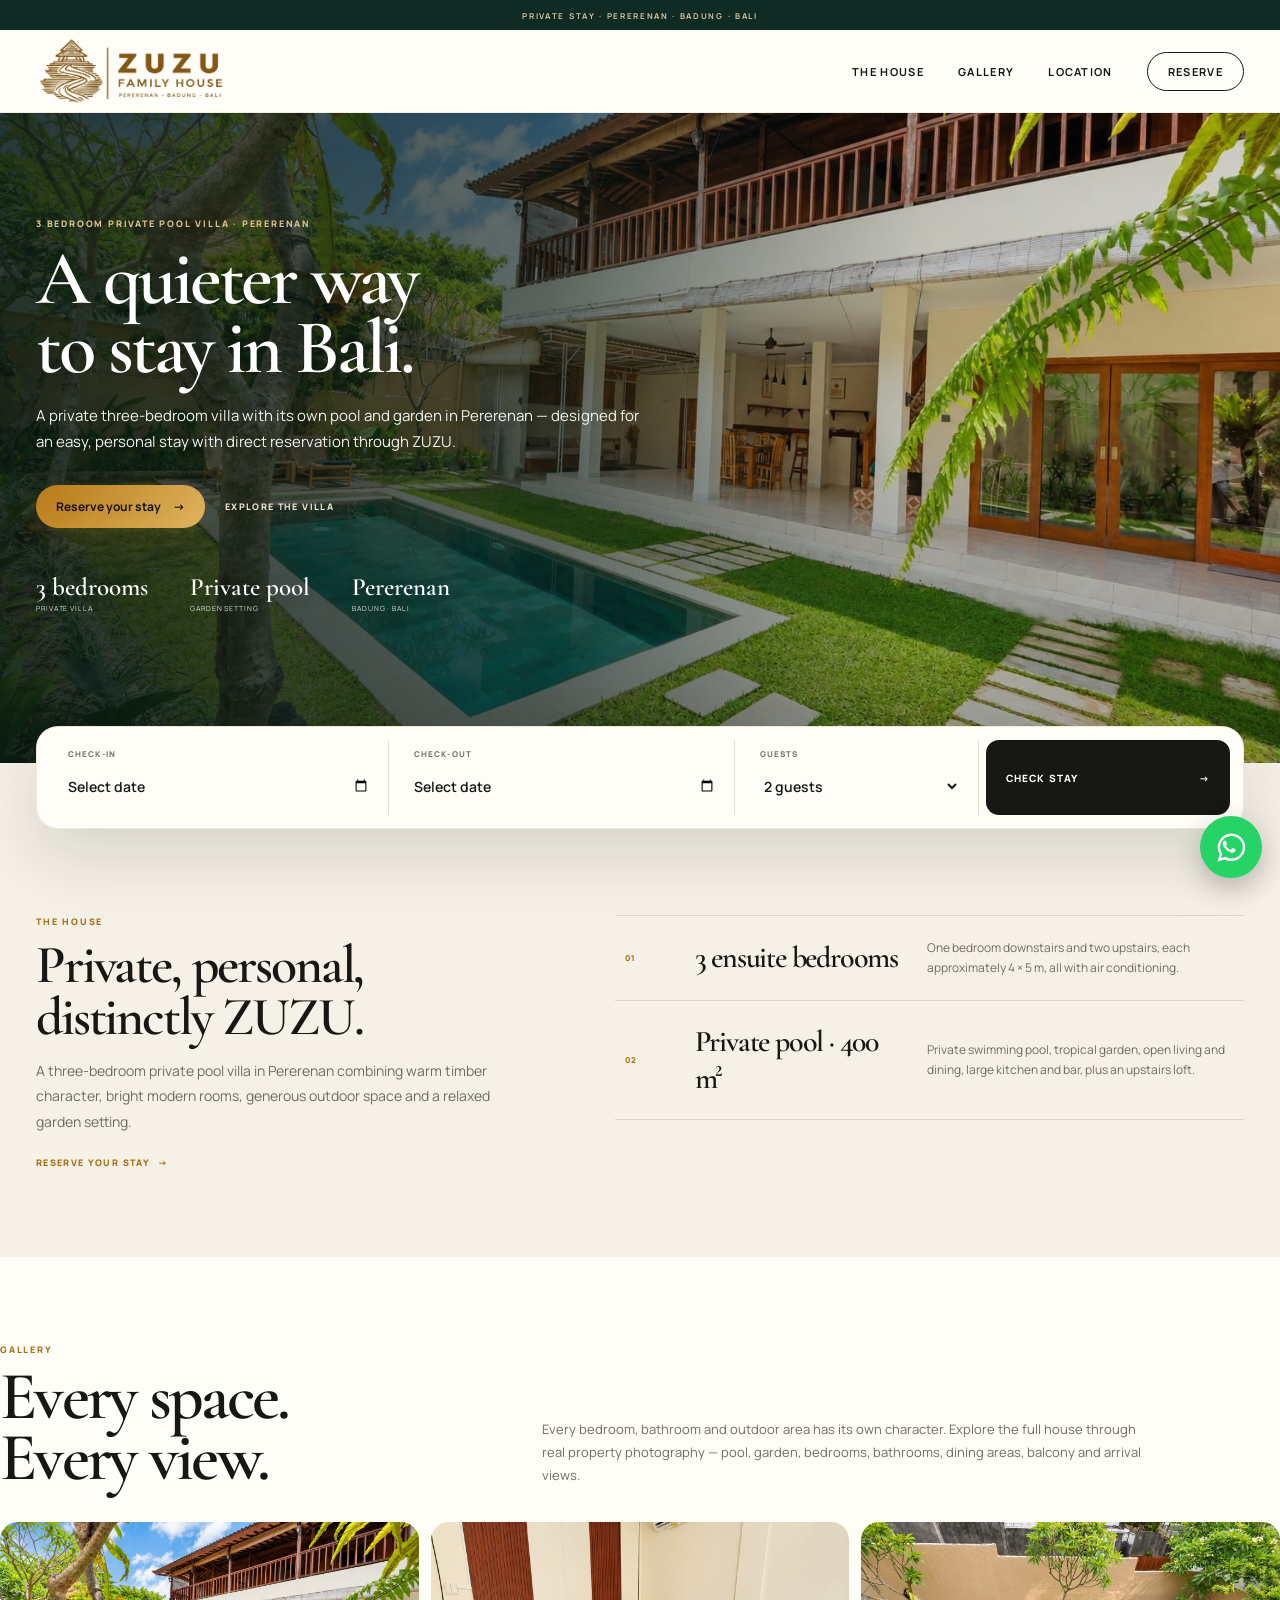
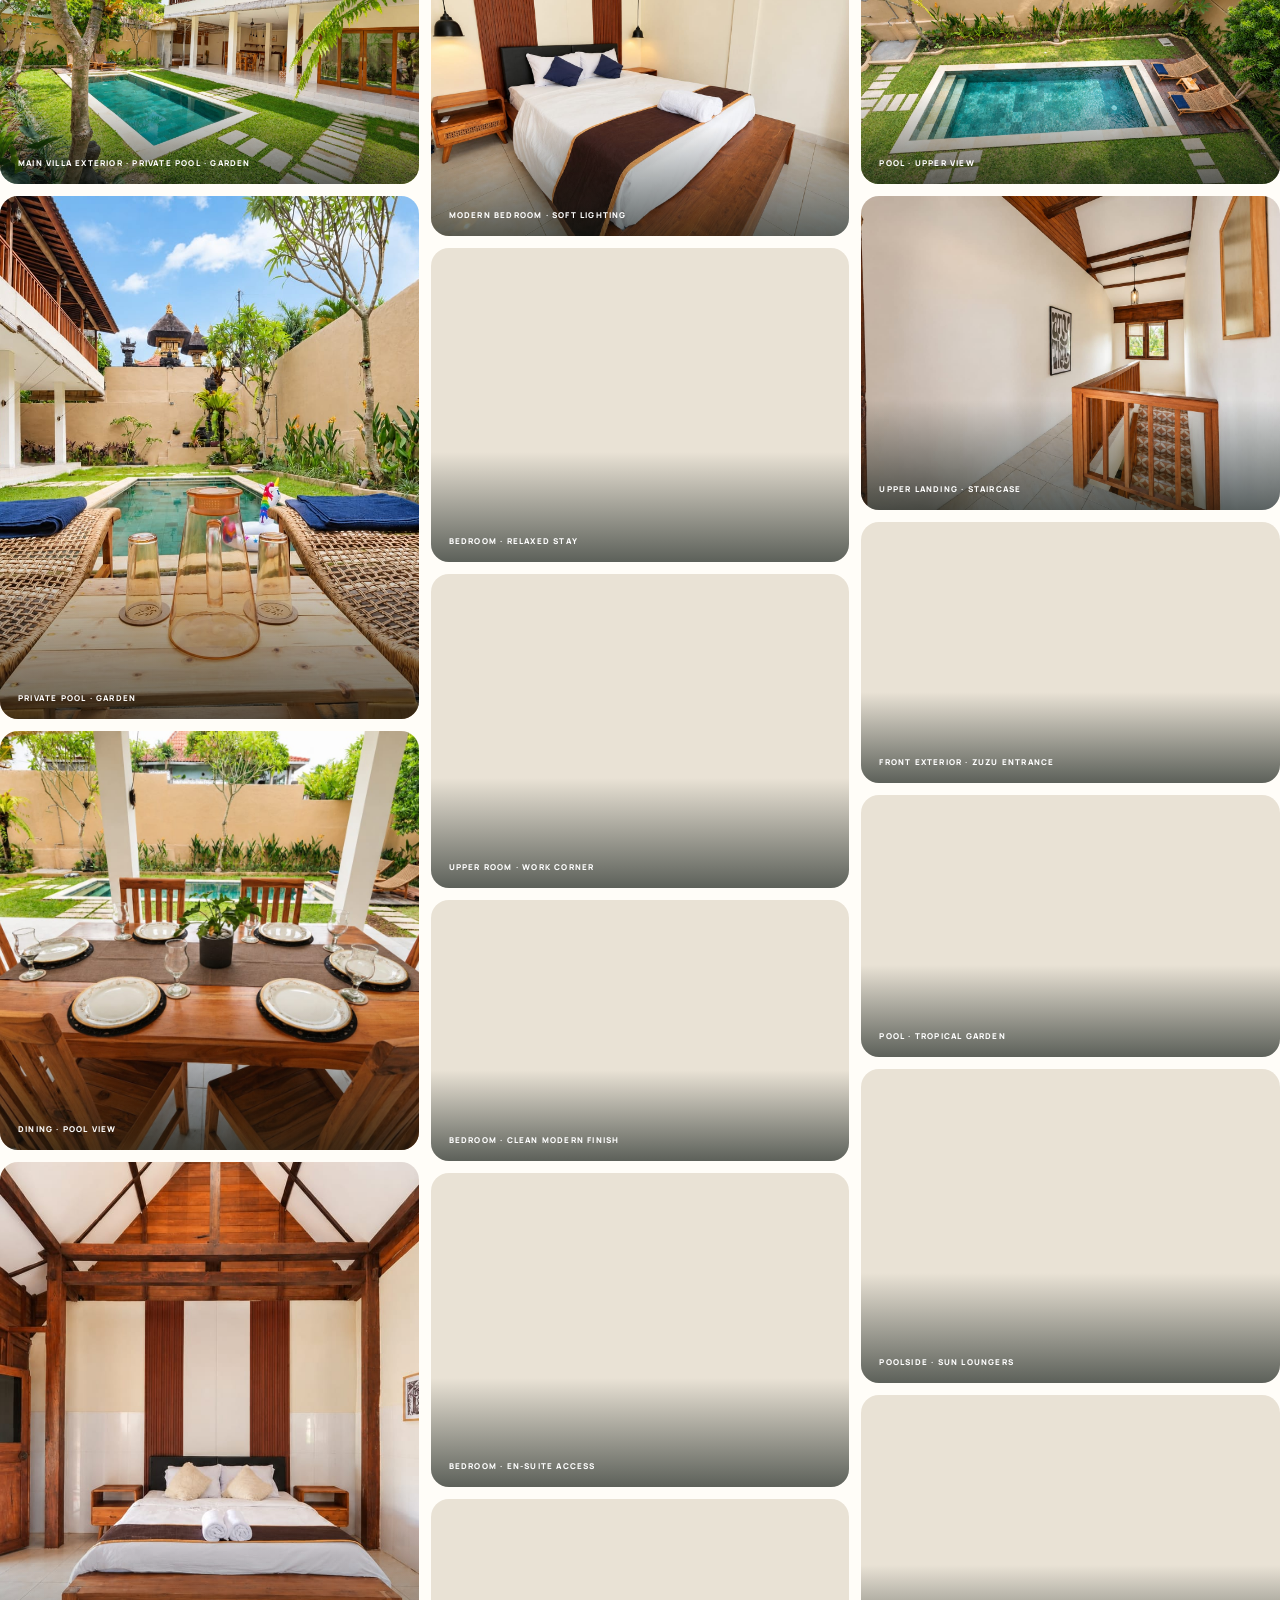
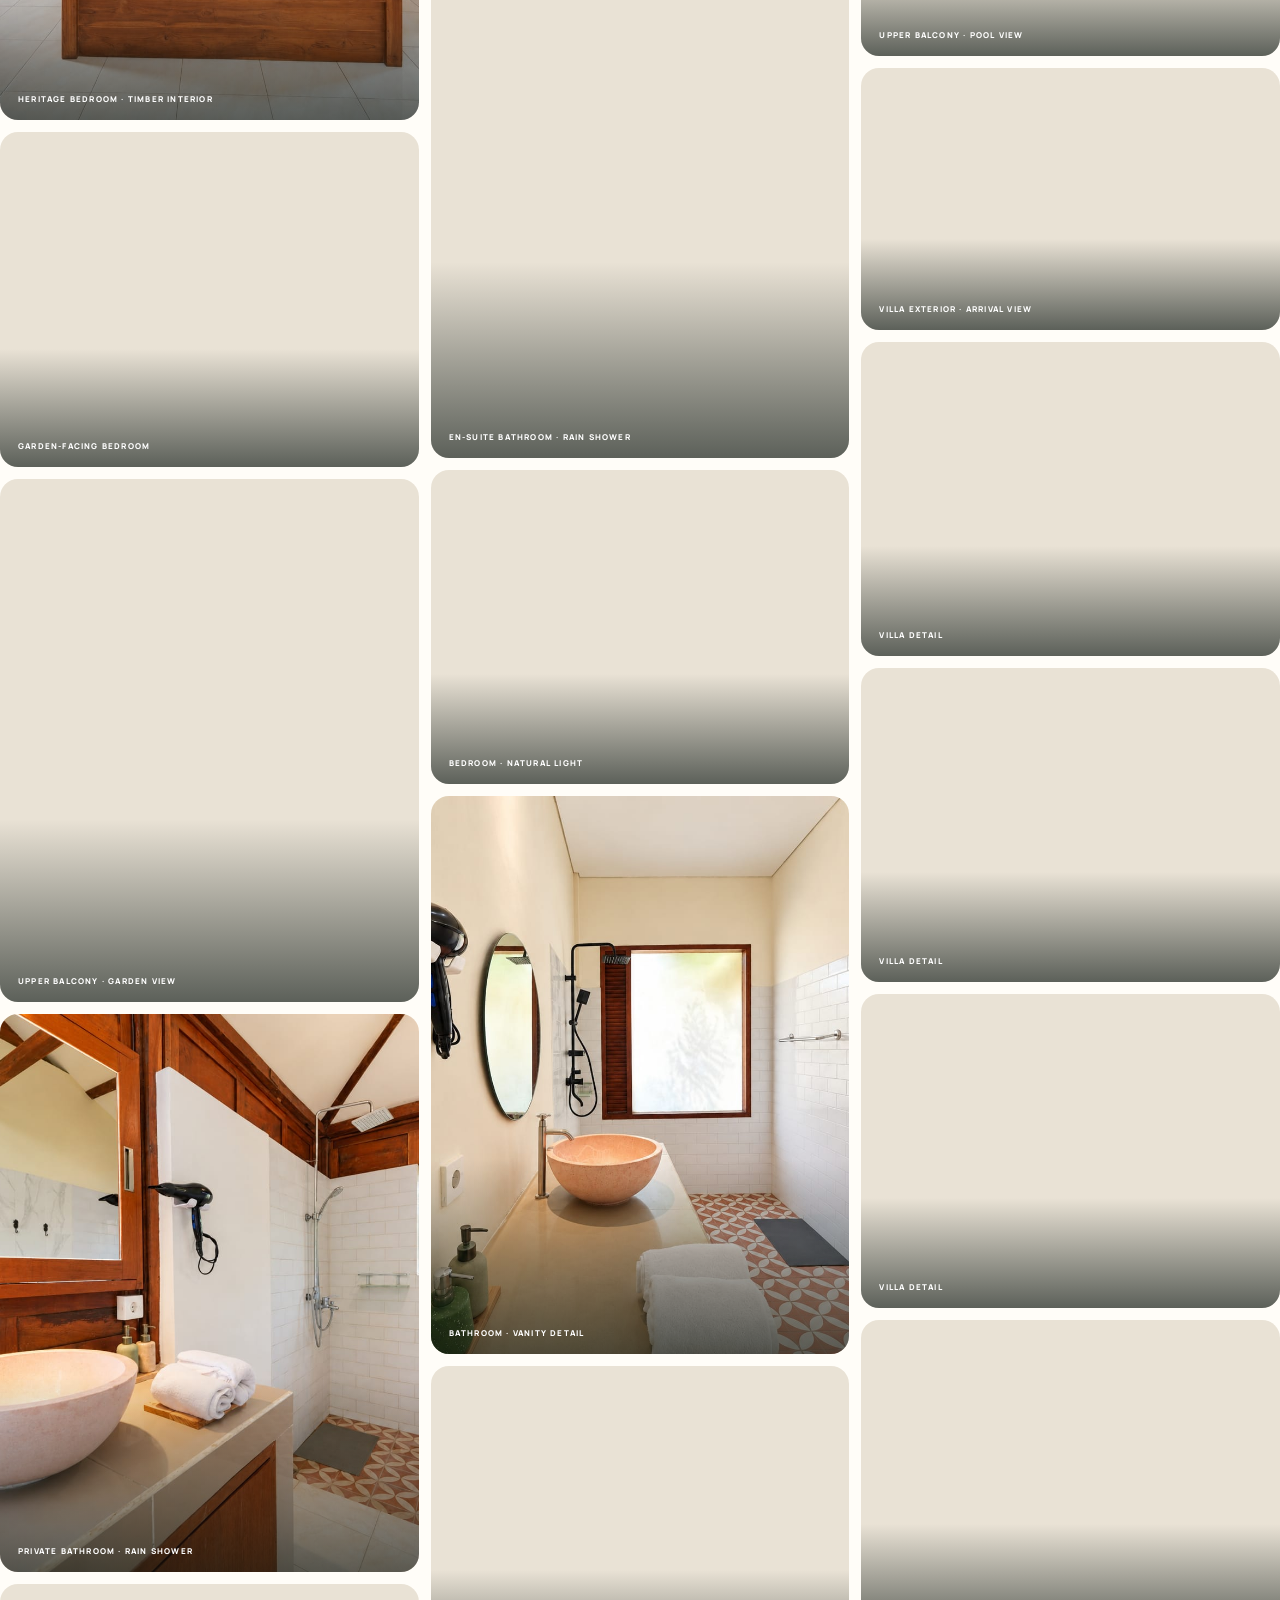
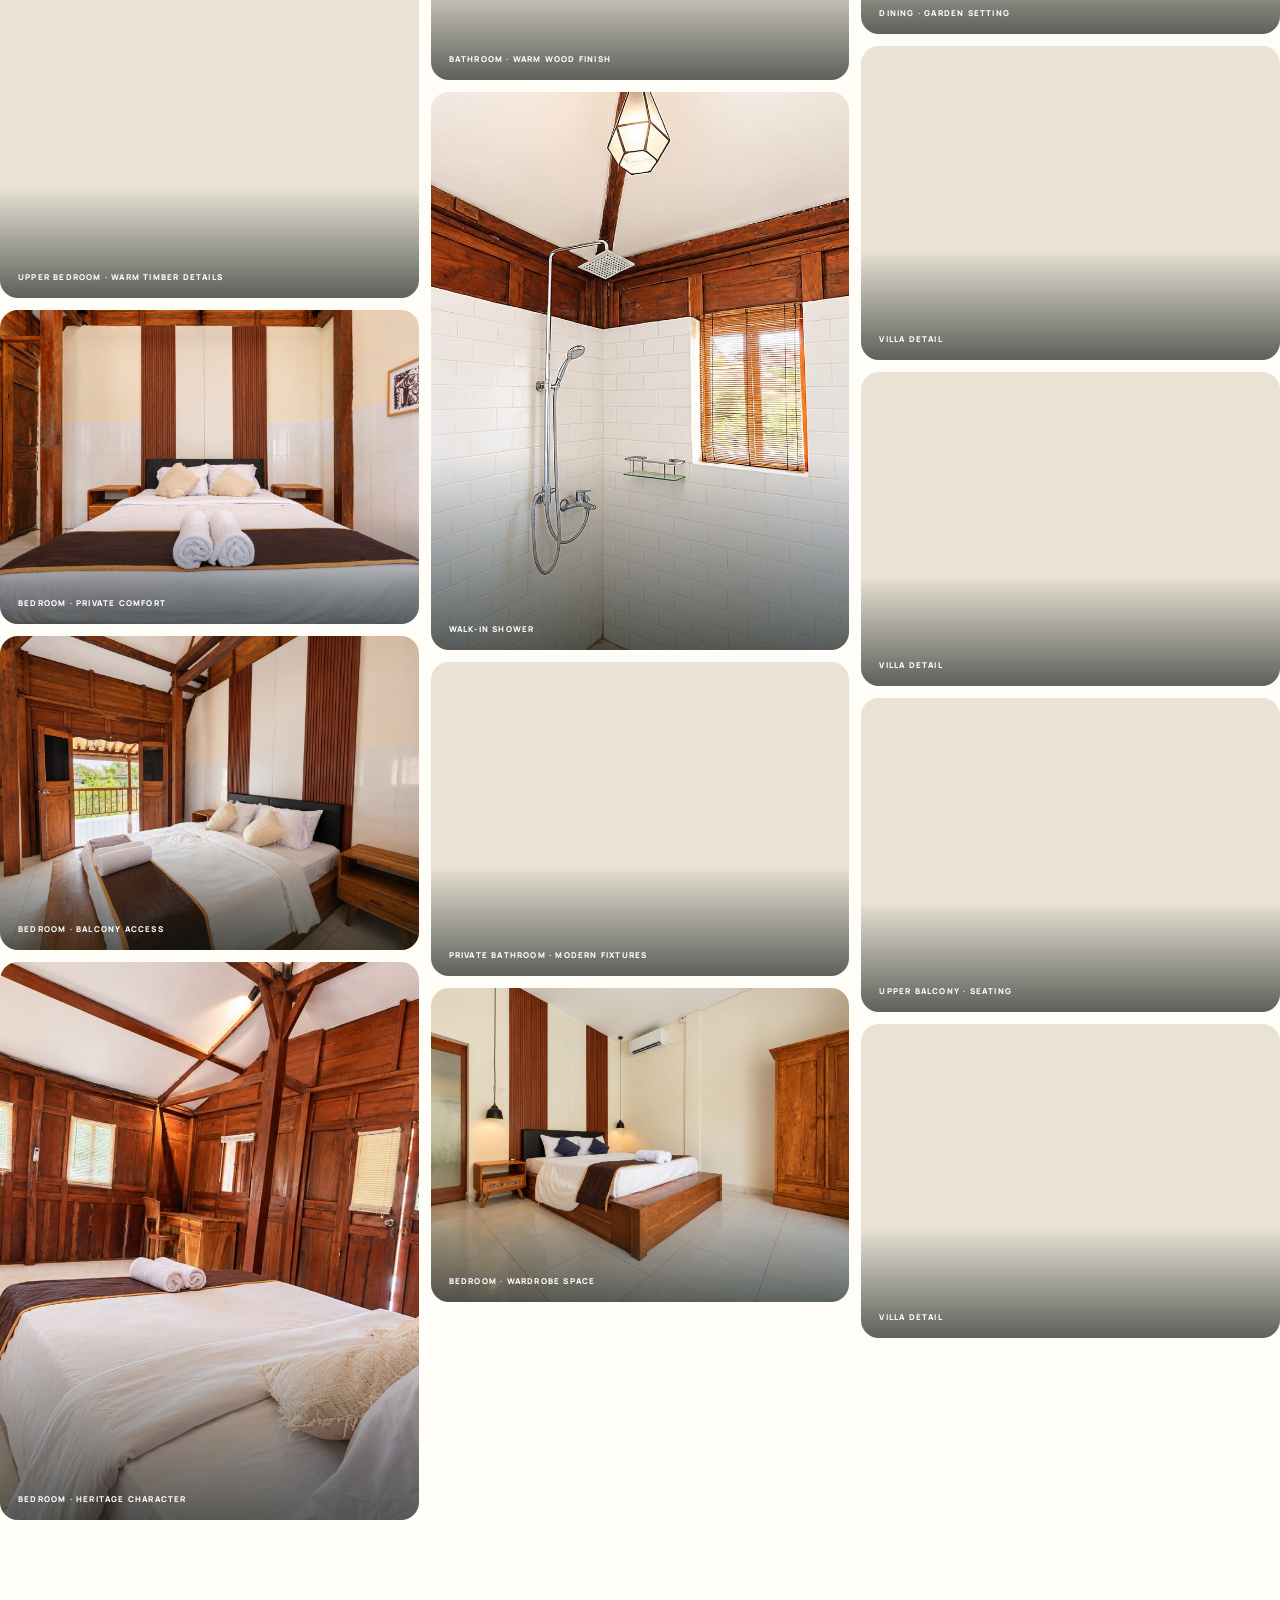
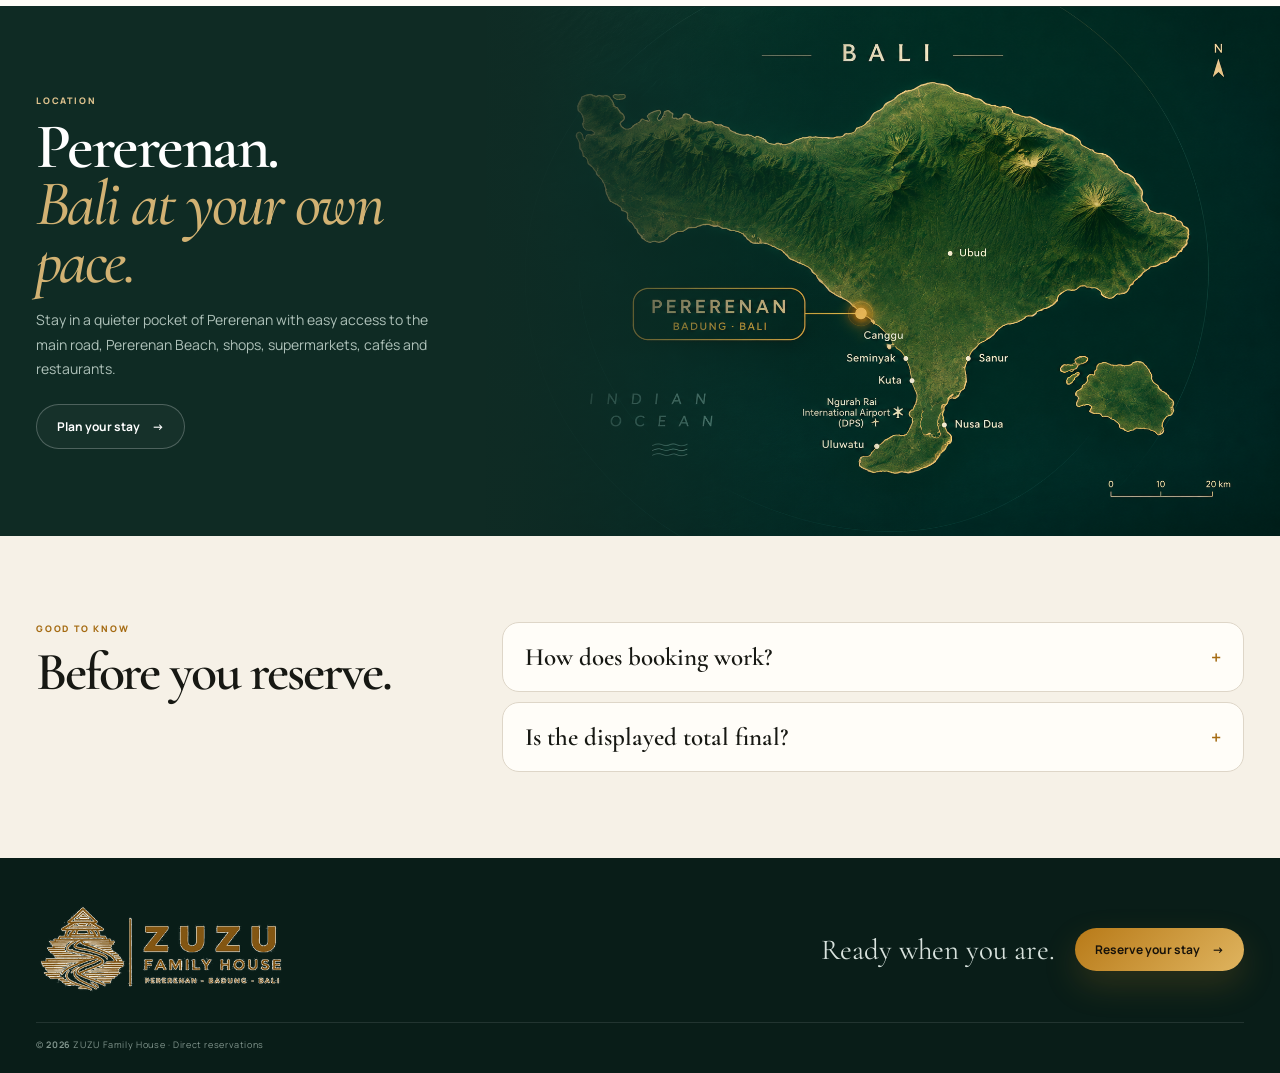
<file: index.html>
<!doctype html>
<html lang="en">
<head>
  <meta charset="utf-8">
  <meta name="viewport" content="width=device-width,initial-scale=1,viewport-fit=cover">
  <meta name="theme-color" content="#0f2b24">
  <meta name="description" content="ZUZU Family House — private stay in Pererenan, Badung, Bali. Direct reservations.">
  <title>ZUZU Family House — Pererenan, Bali</title>
  <link rel="preconnect" href="https://fonts.googleapis.com">
  <link rel="preconnect" href="https://fonts.gstatic.com" crossorigin>
  <link href="https://fonts.googleapis.com/css2?family=Cormorant+Garamond:wght@500;600;700&family=Manrope:wght@400;500;600;700&display=swap" rel="stylesheet">
  <link rel="stylesheet" href="compact.css?v=21">
  <link rel="stylesheet" href="desktop.css?v=4">
</head>
<body>
  <div class="topline">PRIVATE STAY · PERERENAN · BADUNG · BALI</div>

  <nav class="nav" aria-label="Primary navigation">
    <div class="container nav-inner">
      <a class="brand-lockup" href="#home" aria-label="ZUZU Family House home">
        <img src="assets/zuzu-logo-official.png?v=6" alt="ZUZU Family House — Pererenan, Badung, Bali">
      </a>
      <div class="nav-links"><a href="#house">The House</a><a href="#gallery">Gallery</a><a href="#location">Location</a><a class="reserve-trigger nav-reserve" href="#book">Reserve</a></div>
      <button class="hamb" id="menuToggle" type="button" aria-label="Open menu" aria-expanded="false"><span></span><span></span></button>
    </div>
  </nav>

    <div class="menu-backdrop" id="menuBackdrop" aria-hidden="true"></div>
    <aside class="mobile-menu" id="mobileMenu" aria-hidden="true">
      <div class="mobile-menu-head">
        <div class="mobile-menu-brand"><img src="assets/zuzu-logo-official.png?v=6" alt="ZUZU Family House"></div>
        <button class="menu-close" id="menuClose" type="button" aria-label="Close menu">×</button>
      </div>
      <nav class="mobile-menu-links" aria-label="Mobile navigation">
        <a href="#home">Home</a>
        <a href="#house">Villa</a>
        <a href="#availability">Availability</a>
        <a href="#gallery">Gallery</a>
        <a class="menu-contact" href="https://wa.me/6285119309638?text=Hello%20ZUZU%20Family%20House%2C%20I%20would%20like%20to%20ask%20about%20availability%20and%20book%20a%20stay." target="_blank" rel="noopener noreferrer">Contact Us</a>
      </nav>
      <div class="mobile-menu-foot"><span>Private stay</span><small>Pererenan · Badung · Bali</small></div>
    </aside>

  <header class="hero hero-photo" id="home">
    <div class="hero-media" aria-hidden="true">
      <img src="assets/gallery/zuzu-hero.jpg" alt="" fetchpriority="high">
    </div>
    <div class="hero-shade" aria-hidden="true"></div>
    <div class="container hero-grid hero-photo-grid">
      <div class="hero-copy">
        <div class="eyebrow light">3 BEDROOM PRIVATE POOL VILLA · PERERENAN</div>
        <h1>A quieter way to stay in Bali.</h1>
        <p>A private three-bedroom villa with its own pool and garden in Pererenan — designed for an easy, personal stay with direct reservation through ZUZU.</p>
        <div class="hero-actions"><a class="button gold reserve-trigger" href="#book">Reserve your stay <span>→</span></a><a class="text-link" href="#gallery">Explore the villa</a></div>
        <div class="hero-meta"><div><strong>3 bedrooms</strong><span>Private villa</span></div><div><strong>Private pool</strong><span>Garden setting</span></div><div><strong>Pererenan</strong><span>Badung · Bali</span></div></div>
      </div>
    </div>
  </header>  <section class="availability" id="availability" aria-label="Check stay dates">
    <div class="container availability-card">
      <div class="field"><label for="checkin">Check-in</label><div class="date-input-wrap"><input type="date" id="checkin"><span class="date-placeholder">Select date</span></div></div>
      <div class="field"><label for="checkout">Check-out</label><div class="date-input-wrap"><input type="date" id="checkout"><span class="date-placeholder">Select date</span></div></div>
      <div class="field"><label for="guests">Guests</label><select id="guests"><option value="1">1 guest</option><option value="2" selected>2 guests</option><option value="3">3 guests</option><option value="4">4 guests</option><option value="5">5 guests</option><option value="6">6 guests</option></select></div>
      <button id="checkAvailability" class="check-button" type="button">Check stay <span>→</span></button>
    </div>
  </section>

  <main>
    <section class="section house" id="house">
      <div class="container house-compact">
        <div class="house-copy"><div class="eyebrow">The house</div><h2>Private, personal, distinctly ZUZU.</h2><p>A three-bedroom private pool villa in Pererenan combining warm timber character, bright modern rooms, generous outdoor space and a relaxed garden setting.</p><a class="reserve-trigger text-cta" href="#book">Reserve your stay <span>→</span></a></div>
        <div class="house-facts"><article><span>01</span><strong>3 ensuite bedrooms</strong><p>One bedroom downstairs and two upstairs, each approximately 4 × 5 m, all with air conditioning.</p></article><article><span>02</span><strong>Private pool · 400 m²</strong><p>Private swimming pool, tropical garden, open living and dining, large kitchen and bar, plus an upstairs loft.</p></article></div>
      </div>
    </section>

    <section class="section gallery-section" id="gallery">
      <div class="shell">
        <div class="gallery-heading">
          <div><div class="eyebrow">Gallery</div><h2>Every space.<br>Every view.</h2></div>
          <p>Every bedroom, bathroom and outdoor area has its own character. Explore the full house through real property photography — pool, garden, bedrooms, bathrooms, dining areas, balcony and arrival views.</p>
        </div>
        <div class="zuzu-gallery">
          <figure class="gallery-item gallery-wide" data-gallery-item data-gallery-index="0"><img src="assets/gallery/zuzu-hero.jpg" alt="ZUZU Family House main exterior with private pool and tropical garden" loading="lazy" decoding="async"><figcaption>Main villa exterior · Private pool · Garden</figcaption></figure>
          <figure class="gallery-item gallery-wide" data-gallery-item data-gallery-index="1"><img src="assets/gallery/zuzu-pool.jpg" alt="Private swimming pool and garden at ZUZU Family House" loading="lazy" decoding="async"><figcaption>Private pool · Garden</figcaption></figure>
          <figure class="gallery-item" data-gallery-item data-gallery-index="2"><img src="assets/gallery/zuzu-dining.jpg" alt="Dining area overlooking the private pool at ZUZU Family House" loading="lazy" decoding="async"><figcaption>Dining · Pool view</figcaption></figure>
          <figure class="gallery-item gallery-tall" data-gallery-item data-gallery-index="3"><img src="assets/gallery/zuzu-bedroom-heritage.jpg" alt="Heritage timber bedroom at ZUZU Family House" loading="lazy" decoding="async"><figcaption>Heritage bedroom · Timber interior</figcaption></figure>
          <figure class="gallery-item" data-gallery-item data-gallery-index="4"><img src="assets/gallery/zuzu-bedroom-garden.jpg" alt="Bright bedroom facing the garden at ZUZU Family House" loading="lazy" decoding="async"><figcaption>Garden-facing bedroom</figcaption></figure>
          <figure class="gallery-item gallery-wide" data-gallery-item data-gallery-index="5"><img src="assets/gallery/zuzu-balcony.jpg" alt="Upper timber balcony overlooking the garden at ZUZU Family House" loading="lazy" decoding="async"><figcaption>Upper balcony · Garden view</figcaption></figure>
          <figure class="gallery-item gallery-tall" data-gallery-item data-gallery-index="6"><img src="assets/gallery/zuzu-bathroom.jpg" alt="Private bathroom with rain shower at ZUZU Family House" loading="lazy" decoding="async"><figcaption>Private bathroom · Rain shower</figcaption></figure>
          <figure class="gallery-item" data-gallery-item data-gallery-index="7"><img src="assets/gallery/full/zuzu-full-01.jpg" alt="Upper bedroom with timber details at ZUZU Family House" loading="lazy" decoding="async"><figcaption>Upper bedroom · Warm timber details</figcaption></figure>
          <figure class="gallery-item" data-gallery-item data-gallery-index="8"><img src="assets/gallery/full/zuzu-full-02.jpg" alt="Comfortable private bedroom at ZUZU Family House" loading="lazy" decoding="async"><figcaption>Bedroom · Private comfort</figcaption></figure>
          <figure class="gallery-item" data-gallery-item data-gallery-index="9"><img src="assets/gallery/full/zuzu-full-03.jpg" alt="Bedroom with balcony access at ZUZU Family House" loading="lazy" decoding="async"><figcaption>Bedroom · Balcony access</figcaption></figure>
          <figure class="gallery-item gallery-tall" data-gallery-item data-gallery-index="10"><img src="assets/gallery/full/zuzu-full-04.jpg" alt="Heritage-style bedroom at ZUZU Family House" loading="lazy" decoding="async"><figcaption>Bedroom · Heritage character</figcaption></figure>
          <figure class="gallery-item" data-gallery-item data-gallery-index="11"><img src="assets/gallery/full/zuzu-full-05.jpg" alt="Modern bedroom with warm lighting at ZUZU Family House" loading="lazy" decoding="async"><figcaption>Modern bedroom · Soft lighting</figcaption></figure>
          <figure class="gallery-item" data-gallery-item data-gallery-index="12"><img src="assets/gallery/full/zuzu-full-06.jpg" alt="Relaxed bedroom interior at ZUZU Family House" loading="lazy" decoding="async"><figcaption>Bedroom · Relaxed stay</figcaption></figure>
          <figure class="gallery-item" data-gallery-item data-gallery-index="13"><img src="assets/gallery/full/zuzu-full-07.jpg" alt="Upper bedroom with work corner at ZUZU Family House" loading="lazy" decoding="async"><figcaption>Upper room · Work corner</figcaption></figure>
          <figure class="gallery-item gallery-wide" data-gallery-item data-gallery-index="14"><img src="assets/gallery/full/zuzu-full-08.jpg" alt="Modern bedroom at ZUZU Family House" loading="lazy" decoding="async"><figcaption>Bedroom · Clean modern finish</figcaption></figure>
          <figure class="gallery-item" data-gallery-item data-gallery-index="15"><img src="assets/gallery/full/zuzu-full-09.jpg" alt="Bedroom with en-suite access at ZUZU Family House" loading="lazy" decoding="async"><figcaption>Bedroom · En-suite access</figcaption></figure>
          <figure class="gallery-item gallery-tall" data-gallery-item data-gallery-index="16"><img src="assets/gallery/full/zuzu-full-10.jpg" alt="En-suite bathroom with rain shower at ZUZU Family House" loading="lazy" decoding="async"><figcaption>En-suite bathroom · Rain shower</figcaption></figure>
          <figure class="gallery-item" data-gallery-item data-gallery-index="17"><img src="assets/gallery/full/zuzu-full-11.jpg" alt="Bedroom filled with natural light at ZUZU Family House" loading="lazy" decoding="async"><figcaption>Bedroom · Natural light</figcaption></figure>
          <figure class="gallery-item gallery-tall" data-gallery-item data-gallery-index="18"><img src="assets/gallery/full/zuzu-full-12.jpg" alt="Bathroom vanity detail at ZUZU Family House" loading="lazy" decoding="async"><figcaption>Bathroom · Vanity detail</figcaption></figure>
          <figure class="gallery-item" data-gallery-item data-gallery-index="19"><img src="assets/gallery/full/zuzu-full-13.jpg" alt="Bathroom with warm timber finish at ZUZU Family House" loading="lazy" decoding="async"><figcaption>Bathroom · Warm wood finish</figcaption></figure>
          <figure class="gallery-item gallery-tall" data-gallery-item data-gallery-index="20"><img src="assets/gallery/full/zuzu-full-14.jpg" alt="Walk-in shower at ZUZU Family House" loading="lazy" decoding="async"><figcaption>Walk-in shower</figcaption></figure>
          <figure class="gallery-item" data-gallery-item data-gallery-index="21"><img src="assets/gallery/full/zuzu-full-15.jpg" alt="Modern private bathroom at ZUZU Family House" loading="lazy" decoding="async"><figcaption>Private bathroom · Modern fixtures</figcaption></figure>
          <figure class="gallery-item" data-gallery-item data-gallery-index="22"><img src="assets/gallery/full/zuzu-full-16.jpg" alt="Bedroom with wardrobe space at ZUZU Family House" loading="lazy" decoding="async"><figcaption>Bedroom · Wardrobe space</figcaption></figure>
          <figure class="gallery-item gallery-wide" data-gallery-item data-gallery-index="23"><img src="assets/gallery/full/zuzu-full-17.jpg" alt="Private pool viewed from the upper floor at ZUZU Family House" loading="lazy" decoding="async"><figcaption>Pool · Upper view</figcaption></figure>
          <figure class="gallery-item" data-gallery-item data-gallery-index="24"><img src="assets/gallery/full/zuzu-full-18.jpg" alt="Upper landing and staircase at ZUZU Family House" loading="lazy" decoding="async"><figcaption>Upper landing · Staircase</figcaption></figure>
          <figure class="gallery-item gallery-wide" data-gallery-item data-gallery-index="25"><img src="assets/gallery/full/zuzu-full-19.jpg" alt="Front exterior and ZUZU entrance" loading="lazy" decoding="async"><figcaption>Front exterior · ZUZU entrance</figcaption></figure>
          <figure class="gallery-item gallery-wide" data-gallery-item data-gallery-index="26"><img src="assets/gallery/full/zuzu-full-20.jpg" alt="Private pool surrounded by tropical garden" loading="lazy" decoding="async"><figcaption>Pool · Tropical garden</figcaption></figure>
          <figure class="gallery-item" data-gallery-item data-gallery-index="27"><img src="assets/gallery/full/zuzu-full-21.jpg" alt="Poolside loungers at ZUZU Family House" loading="lazy" decoding="async"><figcaption>Poolside · Sun loungers</figcaption></figure>
          <figure class="gallery-item gallery-wide" data-gallery-item data-gallery-index="28"><img src="assets/gallery/full/zuzu-full-22.jpg" alt="Upper balcony overlooking the pool" loading="lazy" decoding="async"><figcaption>Upper balcony · Pool view</figcaption></figure>
          <figure class="gallery-item gallery-wide" data-gallery-item data-gallery-index="29"><img src="assets/gallery/full/zuzu-full-23.jpg" alt="Arrival view of ZUZU Family House" loading="lazy" decoding="async"><figcaption>Villa exterior · Arrival view</figcaption></figure>
          <figure class="gallery-item" data-gallery-item data-gallery-index="30"><img src="assets/gallery/full/zuzu-full-24.jpg" alt="ZUZU Family House interior detail" loading="lazy" decoding="async"><figcaption>Villa detail</figcaption></figure>
          <figure class="gallery-item" data-gallery-item data-gallery-index="31"><img src="assets/gallery/full/zuzu-full-25.jpg" alt="ZUZU Family House interior detail" loading="lazy" decoding="async"><figcaption>Villa detail</figcaption></figure>
          <figure class="gallery-item" data-gallery-item data-gallery-index="32"><img src="assets/gallery/full/zuzu-full-26.jpg" alt="ZUZU Family House interior detail" loading="lazy" decoding="async"><figcaption>Villa detail</figcaption></figure>
          <figure class="gallery-item" data-gallery-item data-gallery-index="33"><img src="assets/gallery/full/zuzu-full-27.jpg" alt="Dining table facing the garden and pool" loading="lazy" decoding="async"><figcaption>Dining · Garden setting</figcaption></figure>
          <figure class="gallery-item" data-gallery-item data-gallery-index="34"><img src="assets/gallery/full/zuzu-full-28.jpg" alt="ZUZU Family House interior detail" loading="lazy" decoding="async"><figcaption>Villa detail</figcaption></figure>
          <figure class="gallery-item" data-gallery-item data-gallery-index="35"><img src="assets/gallery/full/zuzu-full-29.jpg" alt="ZUZU Family House interior detail" loading="lazy" decoding="async"><figcaption>Villa detail</figcaption></figure>
          <figure class="gallery-item" data-gallery-item data-gallery-index="36"><img src="assets/gallery/full/zuzu-full-30.jpg" alt="Upper balcony seating at ZUZU Family House" loading="lazy" decoding="async"><figcaption>Upper balcony · Seating</figcaption></figure>
          <figure class="gallery-item" data-gallery-item data-gallery-index="37"><img src="assets/gallery/full/zuzu-full-31.jpg" alt="ZUZU Family House interior detail" loading="lazy" decoding="async"><figcaption>Villa detail</figcaption></figure>
        </div>
      </div>
    </section>

    <section class="location" id="location">
      <div class="container location-card">
        <div class="location-copy"><div class="eyebrow light">Location</div><h2>Pererenan.<br><em>Bali at your own pace.</em></h2><p>Stay in a quieter pocket of Pererenan with easy access to the main road, Pererenan Beach, shops, supermarkets, cafés and restaurants.</p><a class="button ghost reserve-trigger" href="#book">Plan your stay <span>→</span></a></div>
        <figure class="location-map"><img src="assets/gallery/zuzu-location-map.png" alt="Map of Bali highlighting Pererenan in Badung, Bali" loading="lazy"></figure>
      </div>
    </section>

    <section class="section essentials">
      <div class="container essentials-grid">
        <div><div class="eyebrow">Good to know</div><h2>Before you reserve.</h2></div>
        <div class="faq"><details><summary>How does booking work?<span>+</span></summary><p>Select your check-in, check-out and number of guests, review the stay estimate, then send your reservation request directly to ZUZU.</p></details><details><summary>Is the displayed total final?<span>+</span></summary><p>The website shows an estimate based on the configured nightly rate, service and tax settings. Final availability and payment details are confirmed directly.</p></details></div>
      </div>
    </section>
  </main>

  <footer class="footer">
    <div class="container footer-inner">
      <div class="footer-lockup"><img src="assets/zuzu-logo-official.png?v=6" alt="ZUZU Family House"></div>
      <div class="footer-action"><p>Ready when you are.</p><a class="button gold reserve-trigger" href="#book">Reserve your stay <span>→</span></a></div>
    </div>
    <div class="container copyright">© <b id="year"></b> ZUZU Family House · Direct reservations</div>
  </footer>

  <div class="modal" id="bookingModal" aria-hidden="true">
    <div class="modal-backdrop" data-close-modal></div>
    <div class="modal-panel" role="dialog" aria-modal="true" aria-labelledby="bookingTitle">
      <button class="modal-close" type="button" data-close-modal aria-label="Close">×</button>
      <div class="modal-head"><div class="eyebrow">Reservations</div><h2 id="bookingTitle">Reserve ZUZU.</h2><p>Choose your stay dates, review the estimate and send a direct reservation request.</p></div>
      <div class="modal-grid">
        <form id="bookingForm" class="booking-form">
          <div class="selected-stay" id="selectedStay"><span>Your stay</span><strong>Select check-in and check-out below</strong></div>
          <div class="form-grid">
            <div class="field"><label for="modalCheckin">Check-in</label><input type="date" id="modalCheckin" aria-label="Check-in date"></div>
            <div class="field"><label for="modalCheckout">Check-out</label><input type="date" id="modalCheckout" aria-label="Check-out date"></div>
            <div class="field"><label for="guestName">Full name</label><input required id="guestName" name="name" autocomplete="name" placeholder="Your full name"></div>
            <div class="field"><label for="guestEmail">Email</label><input required id="guestEmail" type="email" name="email" autocomplete="email" placeholder="you@email.com"></div>
            <div class="field"><label for="guestPhone">WhatsApp / phone</label><input required id="guestPhone" name="phone" autocomplete="tel" placeholder="+62 ..."></div>
            <div class="field"><label for="guestNotes">Notes</label><input id="guestNotes" name="notes" placeholder="Check-in time or request"></div>
          </div>
          <div class="notice" id="bookingNotice"></div><button class="button gold submit-button" type="submit">Reserve via WhatsApp <span>→</span></button><div class="success-box" id="bookingSuccess"></div>
        </form>
        <aside class="summary"><div class="summary-head"><span>Stay estimate</span><small>ZUZU direct</small></div><div class="summary-row"><span>Nights</span><strong id="sumNights">—</strong></div><div class="summary-row"><span>Guests</span><strong id="sumGuests">2 guests</strong></div><div class="summary-row"><span>Room subtotal</span><strong id="sumSubtotal">Rp0</strong></div><div class="summary-row"><span>Service</span><strong id="sumService">Rp0</strong></div><div class="summary-row"><span>Tax</span><strong id="sumTax">Rp0</strong></div><div class="summary-total"><span>Total estimate</span><strong id="sumTotal">Rp0</strong></div><p>Final availability and payment instructions are confirmed directly with ZUZU via WhatsApp.</p></aside>
      </div>
    </div>
  </div>

  <script src="config.js?v=1"></script>
  <script src="app.js?v=15"></script>

<a class="zuzu-whatsapp" href="https://wa.me/6285119309638?text=Hello%20ZUZU%20Family%20House%2C%20I%20would%20like%20to%20ask%20about%20availability%20and%20book%20a%20stay." target="_blank" rel="noopener noreferrer" aria-label="Chat with ZUZU Family House on WhatsApp" title="WhatsApp ZUZU Family House"><svg viewBox="0 0 32 32" aria-hidden="true"><path d="M19.11 17.48c-.29-.15-1.7-.84-1.96-.94-.26-.1-.45-.15-.64.15-.19.29-.74.94-.91 1.13-.17.19-.34.22-.63.07-.29-.15-1.23-.45-2.34-1.44-.86-.77-1.45-1.72-1.62-2.01-.17-.29-.02-.45.13-.59.13-.13.29-.34.44-.51.15-.17.19-.29.29-.49.1-.19.05-.36-.02-.51-.07-.15-.64-1.55-.88-2.12-.23-.56-.47-.48-.64-.49h-.55c-.19 0-.51.07-.77.36-.26.29-1.01.99-1.01 2.42s1.04 2.81 1.18 3.01c.15.19 2.05 3.13 4.96 4.39.69.3 1.23.48 1.65.61.69.22 1.33.19 1.83.12.56-.08 1.7-.7 1.94-1.37.24-.68.24-1.26.17-1.38-.07-.12-.26-.19-.55-.34Z"/><path d="M16.03 3.2A12.62 12.62 0 0 0 5.17 22.25L3.2 28.8l6.72-1.92a12.59 12.59 0 1 0 6.11-23.68Zm0 22.95a10.34 10.34 0 0 1-5.27-1.44l-.38-.22-3.99 1.14 1.06-3.89-.25-.4a10.36 10.36 0 1 1 8.83 4.81Z"/></svg><span>WhatsApp</span></a>
</body>
</html>
</file>
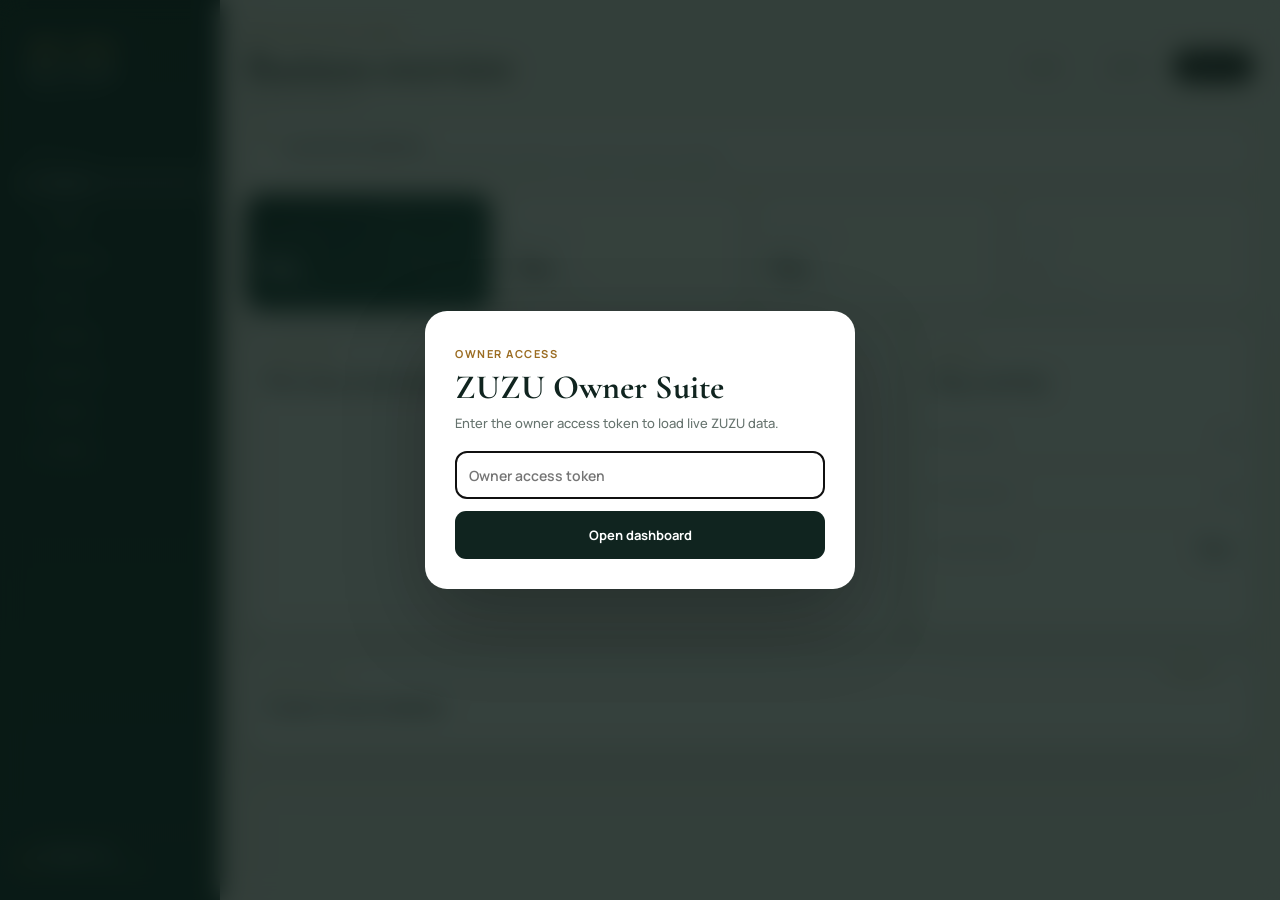
<file: admin.html>
<!doctype html>
<html lang="en">
<head>
  <meta charset="utf-8">
  <meta name="viewport" content="width=device-width,initial-scale=1,viewport-fit=cover">
  <meta name="robots" content="noindex,nofollow,noarchive">
  <meta name="theme-color" content="#10241f">
  <meta name="application-name" content="ZUZU Owner Suite">
  <meta name="apple-mobile-web-app-capable" content="yes">
  <meta name="apple-mobile-web-app-status-bar-style" content="black-translucent">
  <meta name="apple-mobile-web-app-title" content="ZUZU Owner">
  <title>ZUZU Owner Suite</title>
  <link rel="manifest" href="manifest.webmanifest?v=1">
  <link rel="icon" href="pwa/icon.svg" type="image/svg+xml">
  <link rel="apple-touch-icon" href="zuzu-logo.png">
  <link rel="preconnect" href="https://fonts.googleapis.com">
  <link rel="preconnect" href="https://fonts.gstatic.com" crossorigin>
  <link href="https://fonts.googleapis.com/css2?family=Cormorant+Garamond:wght@600;700&family=Manrope:wght@400;500;600;700&display=swap" rel="stylesheet">
  <link rel="stylesheet" href="admin-premium.css?v=8">
  <link rel="stylesheet" href="admin-desktop.css?v=3">
  <link rel="stylesheet" href="admin-calendar.css?v=1">
  <link rel="stylesheet" href="admin-payments.css?v=1">
  <style id="admin-auth-style">
    .admin-auth{position:fixed;inset:0;z-index:9999;display:grid;place-items:center;padding:24px;background:rgba(9,24,20,.82);backdrop-filter:blur(12px)}
    .admin-auth[hidden]{display:none}.admin-auth-card{width:min(430px,100%);background:#fff;border-radius:22px;padding:30px;box-shadow:0 30px 80px rgba(0,0,0,.28)}
    .admin-auth-card span{font:700 11px/1.2 Manrope,sans-serif;letter-spacing:.14em;text-transform:uppercase;color:#9b6c21}.admin-auth-card h2{margin:8px 0 8px;color:#10241f;font:700 34px/1 Cormorant Garamond,serif}
    .admin-auth-card p{margin:0 0 18px;color:#66736e;font:500 13px/1.55 Manrope,sans-serif}.admin-auth-card input{width:100%;height:48px;box-sizing:border-box;border:1px solid #d9dedb;border-radius:11px;padding:0 13px;font:600 14px Manrope,sans-serif}
    .admin-auth-card button{width:100%;margin-top:12px;height:48px;border:0;border-radius:11px;background:#10241f;color:#fff;font:700 13px Manrope,sans-serif;cursor:pointer}
  </style>
</head>
<body class="admin-body">
  <div class="admin-shell">
    <aside class="sidebar">
      <a class="sidebar-brand" href="index.html" aria-label="View ZUZU website">
        <strong>ZUZU</strong><span>FAMILY HOUSE</span><small>PERERENAN · BALI</small>
      </a>
      <div class="side-label">Owner Suite</div>
      <nav class="side-nav">
        <a class="side-link active" href="#overview" data-view="overview"><span>01</span>Overview</a>
        <a class="side-link" href="#reservations" data-view="reservations"><span>02</span>Reservations</a>
        <a class="side-link" href="#finance" data-view="finance"><span>03</span>Finance</a>
        <a class="side-link" href="#marketing" data-view="marketing"><span>04</span>Marketing</a>
        <a class="side-link" href="#settings" data-view="settings"><span>05</span>Rates & Tax</a>
        <a class="side-link" href="#channels" data-view="channels"><span>06</span>Channels</a>
      </nav>
      <div class="sidebar-foot"><span class="status-dot"></span><div><strong>Production live</strong><small>Cloudflare D1 · shared data</small></div></div>
    </aside>

    <main class="admin-main">
      <header class="admin-top">
        <div><div class="admin-eyebrow">ZUZU FAMILY HOUSE / OWNER</div><h1 id="viewTitle">Business overview</h1><p id="reportPeriod">Presentation dashboard</p></div>
        <div class="admin-top-actions"><a class="ghost-btn" href="index.html">Website ↗</a><button class="ghost-btn" id="installPwaBtn" type="button" hidden>Install app</button><button class="ghost-btn" id="logoutBtn" type="button">Sign out</button><button class="dark-btn" onclick="exportCSV()">Export CSV</button></div>
      </header>

      <div class="preview-note"><span class="status-dot"></span><div><strong>Live production dashboard</strong><p>Reservations, pricing, expenses and marketing spend are loaded from the shared ZUZU production database.</p></div></div>

      <section class="admin-view" id="view-overview">
        <div class="metric-grid">
          <article class="metric-card featured"><span>Paid revenue</span><strong id="kGross">Rp0</strong><small>Confirmed bookings</small></article>
          <article class="metric-card"><span>Net revenue</span><strong id="kNet">Rp0</strong><small>After ads & expenses</small></article>
          <article class="metric-card"><span>Pending value</span><strong id="kPending">Rp0</strong><small>Open stay requests</small></article>
          <article class="metric-card"><span>Ad ROAS</span><strong id="kRoas">—</strong><small>Revenue ÷ ad spend</small></article>
        </div>

        <div class="overview-grid">
          <article class="admin-panel">
            <div class="panel-head"><div><span class="panel-kicker">Performance</span><h2>Revenue movement</h2></div><span class="data-note">Last 6 months</span></div>
            <div class="revenue-chart" id="revenueChart"></div>
          </article>
          <article class="admin-panel">
            <div class="panel-head"><div><span class="panel-kicker">Snapshot</span><h2>Stay activity</h2></div></div>
            <div class="snapshot-list"><div><span>Paid bookings</span><strong id="kPaidCount">0</strong></div><div><span>Pending requests</span><strong id="kPendingCount">0</strong></div><div><span>Configured nightly</span><strong id="kNightly">Rp0</strong></div></div>
          </article>
        </div>

        <article class="admin-panel recent-panel">
          <div class="panel-head"><div><span class="panel-kicker">Guest activity</span><h2>Latest reservations</h2></div><button class="text-btn" type="button" data-go="reservations">View all →</button></div>
          <div class="recent-list" id="recentReservations"></div>
        </article>
      </section>

      <section class="admin-view" id="view-reservations" hidden>
        <article class="admin-panel">
          <div class="panel-head"><div><span class="panel-kicker">Guest ledger</span><h2>Reservations</h2></div><span class="data-note" id="reservationCount">0 records</span></div>
          <div class="table-tools"><input id="reservationSearch" type="search" placeholder="Search guest or reference"><select id="reservationFilter"><option value="All">All statuses</option><option value="Pending">Pending</option><option value="Confirmed">Confirmed</option><option value="Paid">Paid</option><option value="Cancelled">Cancelled</option></select></div>
          <div class="table-wrap"><table class="data-table"><thead><tr><th>Reference</th><th>Guest</th><th>Stay</th><th>Guests</th><th>Total</th><th>Source</th><th>Status</th></tr></thead><tbody id="reservationRows"></tbody></table></div>
        </article>
      </section>

      <section class="admin-view" id="view-finance" hidden>
        <article class="admin-panel">
          <div class="panel-head"><div><span class="panel-kicker">Finance</span><h2>Revenue & costs</h2></div></div>
          <div class="finance-grid"><div><span>Paid booking revenue</span><strong id="financeGross">Rp0</strong></div><div><span>Advertising</span><strong id="financeAds">Rp0</strong></div><div><span>Operating expenses</span><strong id="financeExpenses">Rp0</strong></div><div class="finance-net"><span>Net</span><strong id="financeNet">Rp0</strong></div></div>
          <div class="section-divider"></div>
          <div class="subsection-title"><span class="panel-kicker">Expense log</span><h3>Add operating expense</h3></div>
          <form id="expenseForm" class="admin-form expense-form"><input required name="date" type="date"><input required name="category" placeholder="Category"><input required name="amount" type="number" min="0" placeholder="Amount (IDR)"><button class="dark-btn form-submit" type="submit">Add expense</button></form>
          <div class="expense-list" id="expenseList"></div>
        </article>
      </section>

      <section class="admin-view" id="view-marketing" hidden>
        <div class="marketing-grid">
          <article class="admin-panel">
            <div class="panel-head"><div><span class="panel-kicker">Acquisition</span><h2>Marketing spend</h2></div><span class="data-note">Campaign preview</span></div>
            <div class="channel-list"><div><span>Meta Ads</span><strong id="metaSpend">Rp0</strong></div><div><span>Instagram</span><strong id="igSpend">Rp0</strong></div><div><span>Google Ads</span><strong id="googleSpend">Rp0</strong></div></div>
            <form id="adsForm" class="admin-form"><label>Meta Ads<input name="meta" type="number" min="0"></label><label>Instagram<input name="instagram" type="number" min="0"></label><label>Google Ads<input name="google" type="number" min="0"></label><button class="save-btn" type="submit">Save ad spend</button></form>
          </article>
          <article class="admin-panel info-panel"><span class="panel-kicker">Attribution</span><h2>Know what actually drives bookings.</h2><p>Production can connect UTM tracking, Meta, Instagram and Google campaign data so the owner can compare spend, booking source and ROAS in one place.</p></article>
        </div>
      </section>

      <section class="admin-view" id="view-settings" hidden>
        <div class="settings-grid">
          <article class="admin-panel">
            <div class="panel-head"><div><span class="panel-kicker">Controls</span><h2>Rates & tax</h2></div></div>
            <form id="settingsForm" class="settings-form"><label>Nightly rate (IDR)<input id="nightlyRate" name="nightlyRate" type="number" min="0"></label><label>Service rate (%)<input id="serviceRate" name="serviceRate" type="number" min="0" step="0.1"></label><label>Tax rate (%)<input id="taxRate" name="taxRate" type="number" min="0" step="0.1"></label><button class="save-btn" type="submit">Save pricing settings</button></form>
          </article>
          <article class="admin-panel info-panel"><span class="panel-kicker">Production note</span><h2>Pricing stays under owner control.</h2><p>Nightly rates, service and tax remain configurable. Final tax treatment and booking rules should be confirmed with the client before the production launch.</p></article>
        </div>
      </section>

      <section class="admin-view" id="view-channels" hidden>
        <div class="settings-grid">
          <article class="admin-panel">
            <div class="panel-head"><div><span class="panel-kicker">OTA calendar sync</span><h2>Airbnb & booking channels</h2></div><span class="data-note">iCal</span></div>
            <p style="color:#6d6b63;font-size:13px;line-height:1.7;margin:0 0 18px">Paste the iCal export URL from Airbnb, Booking.com or another OTA. ZUZU will import occupied dates and block direct reservations.</p>
            <form id="otaFeedForm" class="admin-form">
              <label>Channel<select name="provider" required><option>Airbnb</option><option>Booking.com</option><option>Agoda</option><option>Other</option></select></label>
              <label>Label<input name="label" required placeholder="e.g. ZUZU Airbnb"></label>
              <label style="grid-column:1/-1">iCal URL<input name="feedUrl" required type="url" placeholder="https://...calendar.ics"></label>
              <button class="save-btn" type="submit">Add calendar feed</button>
            </form>
            <div class="section-divider"></div>
            <div id="otaFeedList" class="expense-list"></div>
          </article>

          <article class="admin-panel info-panel">
            <span class="panel-kicker">ZUZU calendar export</span>
            <h2>Send direct bookings back to OTA calendars.</h2>
            <p>Use this URL as the external calendar/import calendar inside supported OTA platforms:</p>
            <div style="display:flex;gap:8px;align-items:center;margin-top:14px">
              <input id="zuzuCalendarUrl" readonly value="https://zuzu-api.nadmo.id/calendar.ics" style="width:100%;height:44px;border:1px solid #ded5c6;border-radius:11px;padding:0 12px;background:#fff">
              <button id="copyCalendarUrl" class="ghost-btn" type="button">Copy</button>
            </div>
            <div class="section-divider"></div>
            <span class="panel-kicker">Handover cleanup</span>
            <h2>Clear test business data.</h2>
            <p>This removes reservation test records, expense logs and advertising spend. Pricing, seasonal rates, blocked dates and OTA feeds are kept.</p>
            <button id="handoverResetBtn" class="dark-btn" type="button" style="margin-top:12px">Reset test data</button>
          </article>
        </div>
      </section>

      <div class="toast" id="toast" role="status"></div>
    </main>
  </div>
  <div class="admin-auth" id="adminAuth">
    <form class="admin-auth-card" id="adminAuthForm">
      <span>Owner access</span>
      <h2>ZUZU Owner Suite</h2>
      <p id="adminAuthMessage">Enter the owner access token to load live ZUZU data.</p>
      <input id="adminToken" type="password" autocomplete="current-password" placeholder="Owner access token" required>
      <button type="submit">Open dashboard</button>
    </form>
  </div>
  <script src="config.js?v=2"></script>
  <script src="admin.js?v=11"></script>
  <script src="admin-calendar.js?v=1"></script>
  <script src="admin-payments.js?v=1"></script>
</body>
</html>
</file>
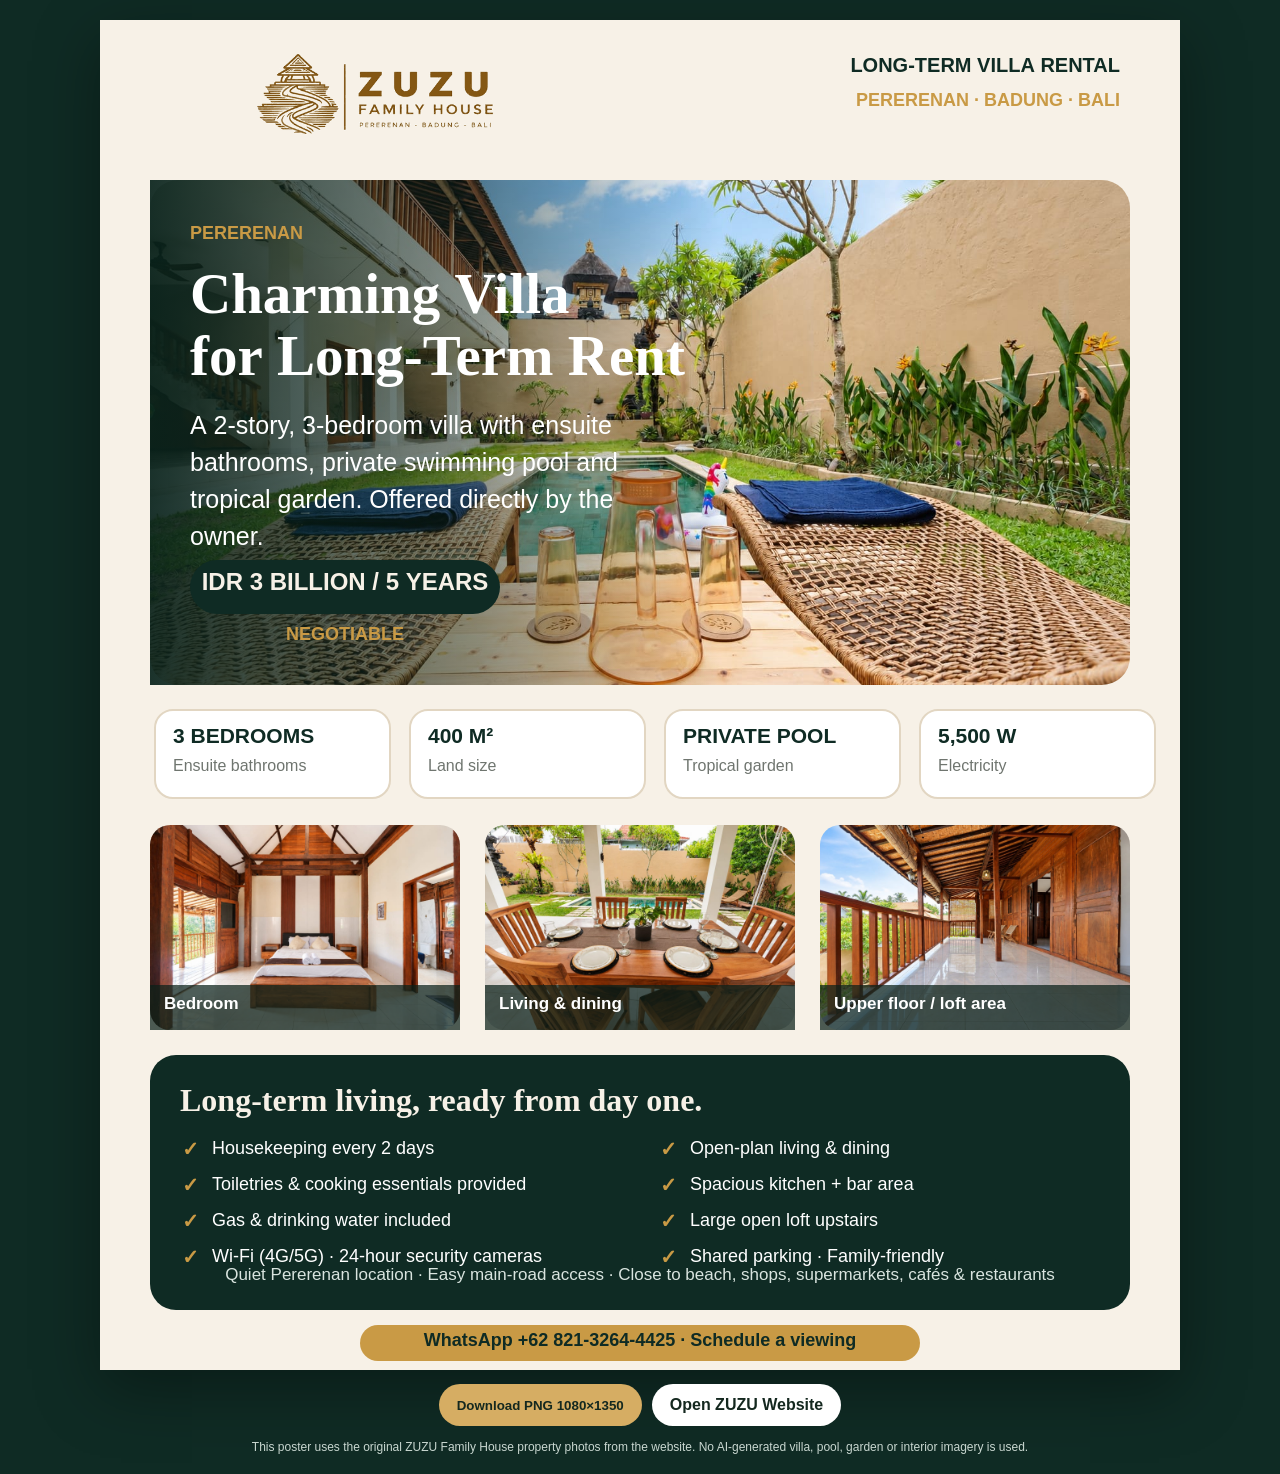
<file: poster-longterm.html>
<!doctype html>
<html lang="en">
<head>
<meta charset="utf-8">
<meta name="viewport" content="width=device-width,initial-scale=1">
<title>ZUZU Family House — Long-Term Rental Poster</title>
<style>
  *{box-sizing:border-box}
  body{margin:0;background:#0f2b24;font-family:Arial,sans-serif;color:#fff;display:grid;place-items:center;min-height:100vh;padding:20px}
  .wrap{width:min(1080px,100%);display:grid;gap:14px;justify-items:center}
  canvas{width:100%;height:auto;background:#f6f0e6;box-shadow:0 20px 60px rgba(0,0,0,.35)}
  .actions{display:flex;gap:10px;flex-wrap:wrap;justify-content:center}
  button,a{border:0;border-radius:999px;padding:12px 18px;font-weight:700;text-decoration:none;cursor:pointer}
  button{background:#d6ad63;color:#14281f}
  a{background:#fff;color:#14281f}
  .note{font-size:12px;color:#c9d7d0;text-align:center;max-width:780px}
</style>
</head>
<body>
<div class="wrap">
  <canvas id="poster" width="1080" height="1350"></canvas>
  <div class="actions">
    <button id="download">Download PNG 1080×1350</button>
    <a href="/" target="_blank">Open ZUZU Website</a>
  </div>
  <div class="note">This poster uses the original ZUZU Family House property photos from the website. No AI-generated villa, pool, garden or interior imagery is used.</div>
</div>
<script>
const canvas=document.getElementById('poster');
const ctx=canvas.getContext('2d');

const C={forest:'#0f2b24',forest2:'#12372d',gold:'#c99a45',cream:'#f7f1e7',ink:'#173329',muted:'#6f756f',white:'#ffffff'};

function load(src){return new Promise((res,rej)=>{const i=new Image();i.onload=()=>res(i);i.onerror=rej;i.src=src;});}
function cover(img,x,y,w,h){
  const r=Math.max(w/img.width,h/img.height);
  const sw=w/r, sh=h/r;
  const sx=(img.width-sw)/2, sy=(img.height-sh)/2;
  ctx.drawImage(img,sx,sy,sw,sh,x,y,w,h);
}
function contain(img,x,y,w,h){
  const r=Math.min(w/img.width,h/img.height);
  const dw=img.width*r, dh=img.height*r;
  ctx.drawImage(img,x+(w-dw)/2,y+(h-dh)/2,dw,dh);
}
function roundRect(x,y,w,h,r,fill,stroke){
  ctx.beginPath();ctx.roundRect(x,y,w,h,r);
  if(fill){ctx.fillStyle=fill;ctx.fill();}
  if(stroke){ctx.strokeStyle=stroke;ctx.lineWidth=2;ctx.stroke();}
}
function text(t,x,y,size,weight='400',color=C.ink,font='Arial',align='left'){
  ctx.fillStyle=color;ctx.font=`${weight} ${size}px ${font}`;ctx.textAlign=align;ctx.textBaseline='top';ctx.fillText(t,x,y);
}
function wrap(t,x,y,maxW,lineH,size,weight='400',color=C.ink,font='Arial'){
  ctx.fillStyle=color;ctx.font=`${weight} ${size}px ${font}`;ctx.textAlign='left';ctx.textBaseline='top';
  const words=t.split(' ');let line='',yy=y;
  for(const word of words){
    const test=line?line+' '+word:word;
    if(ctx.measureText(test).width>maxW && line){ctx.fillText(line,x,yy);line=word;yy+=lineH;} else line=test;
  }
  if(line)ctx.fillText(line,x,yy);
  return yy+lineH;
}
function pill(x,y,w,h,label){
  roundRect(x,y,w,h,h/2,C.forest);
  text(label,x+w/2,y+11,24,'700',C.cream,'Arial','center');
}

Promise.all([
  load('assets/zuzu-logo-official.png?v=6'),
  load('assets/gallery/zuzu-pool.jpg'),
  load('assets/gallery/zuzu-bedroom-heritage.jpg'),
  load('assets/gallery/zuzu-dining.jpg'),
  load('assets/gallery/zuzu-balcony.jpg')
]).then(([logo,pool,bed,dining,balcony])=>{
  ctx.fillStyle=C.cream;ctx.fillRect(0,0,1080,1350);

  // header
  ctx.fillStyle=C.cream;ctx.fillRect(0,0,1080,150);
  contain(logo,60,28,430,92);
  text('LONG-TERM VILLA RENTAL',1020,36,20,'700',C.forest,'Arial','right');
  text('PERERENAN · BADUNG · BALI',1020,72,18,'600',C.gold,'Arial','right');

  // main photo: ORIGINAL ZUZU POOL PHOTO
  ctx.save();ctx.beginPath();ctx.roundRect(50,160,980,505,28);ctx.clip();cover(pool,50,160,980,505);ctx.restore();
  const grad=ctx.createLinearGradient(50,160,620,160);grad.addColorStop(0,'rgba(8,34,27,.92)');grad.addColorStop(.58,'rgba(8,34,27,.45)');grad.addColorStop(1,'rgba(8,34,27,0)');
  ctx.fillStyle=grad;ctx.fillRect(50,160,700,505);

  text('PERERENAN',90,205,18,'700',C.gold);
  text('Charming Villa',90,250,57,'700',C.white,'Georgia');
  text('for Long-Term Rent',90,312,57,'700',C.white,'Georgia');
  wrap('A 2-story, 3-bedroom villa with ensuite bathrooms, private swimming pool and tropical garden. Offered directly by the owner.',90,395,450,37,25,'400',C.white,'Arial');
  pill(90,540,310,54,'IDR 3 BILLION / 5 YEARS');
  text('NEGOTIABLE',245,606,18,'700',C.gold,'Arial','center');

  // feature strip
  const fy=690;
  const features=[
    ['3 BEDROOMS','Ensuite bathrooms'],
    ['400 M²','Land size'],
    ['PRIVATE POOL','Tropical garden'],
    ['5,500 W','Electricity']
  ];
  features.forEach((f,i)=>{
    const x=55+i*255;
    roundRect(x,fy,235,88,18,'#ffffff', '#e2d6c2');
    text(f[0],x+18,fy+17,21,'700',C.forest);
    text(f[1],x+18,fy+49,16,'500',C.muted);
  });

  // original photo thumbnails
  const ty=805, tw=310, th=205, gap=25;
  [[bed,'Bedroom'],[dining,'Living & dining'],[balcony,'Upper floor / loft area']].forEach((item,i)=>{
    const x=50+i*(tw+gap);
    ctx.save();ctx.beginPath();ctx.roundRect(x,ty,tw,th,20);ctx.clip();cover(item[0],x,ty,tw,th);ctx.restore();
    ctx.fillStyle='rgba(10,32,26,.72)';ctx.fillRect(x,ty+160,tw,45);
    text(item[1],x+14,ty+171,17,'700',C.white);
  });

  // bottom info
  roundRect(50,1035,980,255,26,C.forest);
  text('Long-term living, ready from day one.',80,1067,32,'700',C.cream,'Georgia');
  const left=[
    'Housekeeping every 2 days',
    'Toiletries & cooking essentials provided',
    'Gas & drinking water included',
    'Wi-Fi (4G/5G) · 24-hour security cameras'
  ];
  left.forEach((t,i)=>{text('✓',82,1120+i*36,20,'700',C.gold);text(t,112,1120+i*36,18,'500',C.white);});
  const right=[
    'Open-plan living & dining',
    'Spacious kitchen + bar area',
    'Large open loft upstairs',
    'Shared parking · Family-friendly'
  ];
  right.forEach((t,i)=>{text('✓',560,1120+i*36,20,'700',C.gold);text(t,590,1120+i*36,18,'500',C.white);});

  text('Quiet Pererenan location · Easy main-road access · Close to beach, shops, supermarkets, cafés & restaurants',540,1247,17,'500','#d9e4df','Arial','center');
  roundRect(260,1305,560,36,18,C.gold);
  text('WhatsApp +62 821-3264-4425 · Schedule a viewing',540,1312,18,'700',C.forest,'Arial','center');
}).catch(err=>{ctx.fillStyle='#fff';ctx.fillText('Unable to load original property images.',50,50);console.error(err);});

document.getElementById('download').addEventListener('click',()=>{
  const a=document.createElement('a');
  a.download='ZUZU-Family-House-Long-Term-Rental-Poster.png';
  a.href=canvas.toDataURL('image/png');
  a.click();
});
</script>
</body>
</html>
</file>
<file: compact.css>
:root{--forest:#0f2b24;--forest2:#173d32;--gold:#a56b12;--gold2:#d8ad62;--ivory:#f6f1e7;--paper:#fffdf8;--ink:#171813;--muted:#706c64;--line:#ded6c8;--shadow:0 22px 60px rgba(21,28,21,.12)}*{box-sizing:border-box}html{scroll-behavior:smooth;scroll-padding-top:94px}body{margin:0;background:var(--ivory);color:var(--ink);font-family:Manrope,system-ui,sans-serif;-webkit-font-smoothing:antialiased}body.modal-open{overflow:hidden}a{text-decoration:none;color:inherit}button,input,select{font:inherit}.container{width:min(1120px,calc(100% - 40px));margin:auto}.topline{height:30px;display:grid;place-items:center;background:var(--forest);color:#d7c29b;font-size:8px;letter-spacing:.21em;font-weight:700;text-align:center}.nav{position:sticky;top:0;z-index:80;background:rgba(255,253,248,.96);backdrop-filter:blur(16px);border-bottom:1px solid rgba(0,0,0,.06)}.nav-inner{height:84px;display:flex;align-items:center;justify-content:space-between;gap:24px}.brand-lockup{display:flex;align-items:center;width:max-content}.brand-lockup img{display:block;width:190px;height:auto;object-fit:contain}.nav-links{display:flex;align-items:center;gap:28px;font-size:10px;text-transform:uppercase;letter-spacing:.12em;font-weight:700}.nav-reserve{border:1px solid var(--ink);border-radius:999px;padding:10px 17px}.hamb{display:none;width:42px;height:42px;border:0;background:transparent;position:relative}.hamb span{position:absolute;left:9px;width:24px;height:1.5px;background:var(--ink);transition:.2s}.hamb span:first-child{top:16px}.hamb span:last-child{top:25px}.hamb.open span:first-child{top:20px;transform:rotate(45deg)}.hamb.open span:last-child{top:20px;transform:rotate(-45deg)}.mobile-menu{display:none;padding:6px 20px 16px;background:var(--paper);border-top:1px solid rgba(0,0,0,.06)}.mobile-menu.open{display:grid}.mobile-menu a{padding:13px 0;border-bottom:1px solid rgba(0,0,0,.07);font-size:12px}.mobile-menu a:last-child{border:0;color:var(--gold);font-weight:700}.eyebrow{font-size:9px;letter-spacing:.2em;text-transform:uppercase;color:var(--gold);font-weight:800}.eyebrow.light{color:#dfc38e}.hero{position:relative;overflow:hidden;background:radial-gradient(circle at 78% 18%,rgba(211,164,83,.15),transparent 26%),linear-gradient(135deg,#0c241d,#15382f 60%,#1d483b);color:#fff}.hero:before{content:"";position:absolute;inset:0;background:linear-gradient(90deg,rgba(255,255,255,.018) 1px,transparent 1px),linear-gradient(rgba(255,255,255,.018) 1px,transparent 1px);background-size:58px 58px}.hero-grid{min-height:560px;display:grid;grid-template-columns:1.15fr .85fr;align-items:center;gap:44px;padding:54px 0 66px;position:relative;z-index:1}.hero h1,.house h2,.location h2,.essentials h2,.modal-head h2,.house-facts strong,.footer-lockup strong{font-family:"Cormorant Garamond",Georgia,serif;font-weight:600;letter-spacing:-.04em}.hero h1{font-size:clamp(58px,6.7vw,88px);line-height:.9;max-width:720px;margin:14px 0 21px}.hero-copy>p{max-width:590px;color:#d8e2dd;font-size:14px;line-height:1.75;margin:0}.hero-actions{display:flex;align-items:center;gap:20px;margin-top:27px}.button{display:inline-flex;align-items:center;justify-content:center;gap:12px;border:0;border-radius:999px;padding:13px 20px;font-weight:700;font-size:12px}.button.gold{background:linear-gradient(135deg,#b87a18,#dfb45f);color:#17120a;box-shadow:0 14px 34px rgba(192,132,32,.2)}.button.ghost{border:1px solid rgba(255,255,255,.24);color:#fff;background:rgba(255,255,255,.03)}.text-link,.text-cta{font-size:9px;text-transform:uppercase;letter-spacing:.15em;font-weight:800}.text-link{color:#efe5d1}.text-cta{color:var(--gold);display:inline-flex;gap:8px;margin-top:8px}.hero-meta{display:flex;gap:32px;margin-top:38px}.hero-meta div{display:grid;gap:2px}.hero-meta strong{font-family:"Cormorant Garamond";font-size:22px;font-weight:600}.hero-meta span{font-size:7px;letter-spacing:.13em;text-transform:uppercase;color:#9db0a8}.hero-mark{height:360px;position:relative;display:grid;place-items:center}.hero-ring{position:absolute;border:1px solid rgba(255,255,255,.11);border-radius:50%}.ring-a{width:300px;height:300px}.ring-b{width:410px;height:410px}.hero-monogram{font-family:"Cormorant Garamond";font-size:230px;line-height:1;color:rgba(216,173,98,.16);font-weight:600}.hero-signature{position:absolute;display:grid;text-align:center;gap:4px}.hero-signature strong{font-family:"Cormorant Garamond";font-size:42px;letter-spacing:.18em;color:#d8ad62}.hero-signature span{font-size:8px;letter-spacing:.35em;color:#f1e8d8}.hero-signature small{font-size:6px;letter-spacing:.24em;color:#a9bbb4;margin-top:5px}.availability{margin-top:-30px;position:relative;z-index:10}.availability-card{background:var(--paper);border:1px solid rgba(165,107,18,.14);border-radius:20px;box-shadow:var(--shadow);padding:11px;display:grid;grid-template-columns:1fr 1fr .65fr .7fr;gap:7px}.field{display:flex;flex-direction:column;gap:6px}.availability .field{padding:6px 13px;border-right:1px solid #e5ddcf}.field label{font-size:8px;letter-spacing:.14em;text-transform:uppercase;font-weight:800;color:#777168}.field input,.field select{width:100%;height:38px;border:0;background:transparent;outline:none;color:var(--ink);font-weight:600;font-size:13px}.date-input-wrap{position:relative}.date-input-wrap input{color:transparent;position:relative;z-index:2}.date-input-wrap.has-value input{color:var(--ink)}.date-placeholder{position:absolute;left:0;top:50%;transform:translateY(-50%);font-weight:600;pointer-events:none;font-size:13px}.date-input-wrap.has-value .date-placeholder{display:none}.check-button{border:0;border-radius:13px;background:var(--ink);color:white;padding:0 16px;display:flex;align-items:center;justify-content:space-between;font-size:9px;text-transform:uppercase;letter-spacing:.11em;font-weight:800}.section{padding:68px 0}.house-compact{display:grid;grid-template-columns:.9fr 1.1fr;gap:58px;align-items:start}.house h2,.essentials h2{font-size:clamp(42px,4.8vw,62px);line-height:.96;margin:11px 0 16px}.house-copy>p{font-size:13px;line-height:1.8;color:var(--muted);max-width:480px}.house-facts{display:grid}.house-facts article{display:grid;grid-template-columns:42px 180px 1fr;gap:18px;align-items:center;padding:18px 0;border-bottom:1px solid var(--line)}.house-facts article:first-child{border-top:1px solid var(--line)}.house-facts article>span{font-size:8px;color:var(--gold);font-weight:800;letter-spacing:.12em}.house-facts strong{font-size:26px}.house-facts p{margin:0;font-size:11px;line-height:1.65;color:var(--muted)}.location{
  position:relative;
  overflow:hidden;
  color:white;
  padding:62px 0;
  background-color:var(--forest);
  background-image:
    linear-gradient(
      90deg,
      var(--forest) 0%,
      var(--forest) 35%,
      rgba(15,43,36,.96) 42%,
      rgba(15,43,36,.72) 50%,
      rgba(15,43,36,.34) 60%,
      rgba(15,43,36,.10) 68%,
      transparent 76%
    ),
    url("assets/gallery/zuzu-location-map.png");
  background-repeat:no-repeat,no-repeat;
  background-position:center,right 2% center;
  background-size:100% 100%,58% auto;
}
.location-card{display:grid;grid-template-columns:1fr .45fr;align-items:center;gap:44px}.location h2{font-size:clamp(48px,5.6vw,72px);line-height:.9;margin:11px 0 18px}.location h2 em{font-weight:500;color:#d2b273}.location p{color:#aec1b9;font-size:13px;line-height:1.75;max-width:510px;margin:0 0 22px}.location-pin{width:160px;height:160px;border-radius:50%;margin:auto;border:1px solid rgba(255,255,255,.18);display:flex;flex-direction:column;align-items:center;justify-content:center;box-shadow:0 0 0 22px rgba(255,255,255,.03)}.location-pin i{width:7px;height:7px;border-radius:50%;background:var(--gold2);margin-bottom:10px}.location-pin strong{font-size:10px;letter-spacing:.14em}.location-pin span{font-size:7px;letter-spacing:.16em;color:#d5bb88;margin-top:5px}.essentials-grid{display:grid;grid-template-columns:.7fr 1.3fr;gap:58px;align-items:start}.faq{display:grid;gap:8px}.faq details{background:var(--paper);border:1px solid var(--line);border-radius:15px;padding:0 18px}.faq summary{list-style:none;cursor:pointer;display:flex;align-items:center;justify-content:space-between;gap:16px;padding:16px 0;font-family:"Cormorant Garamond";font-size:22px;font-weight:600}.faq summary::-webkit-details-marker{display:none}.faq summary span{color:var(--gold);font-family:Manrope;font-size:18px}.faq details[open] summary span{transform:rotate(45deg)}.faq p{margin:-2px 0 16px;color:var(--muted);font-size:12px;line-height:1.65}.footer{background:#091d18;color:white;padding:36px 0 18px}.footer-inner{display:flex;align-items:center;justify-content:space-between;gap:30px}.footer-lockup{display:flex;align-items:center}.footer-lockup img{display:block;width:250px;height:auto;object-fit:contain}.footer-action{display:flex;align-items:center;gap:20px}.footer-action p{font-family:"Cormorant Garamond";font-size:25px;margin:0;color:#d8e2dd}.copyright{border-top:1px solid rgba(255,255,255,.1);margin-top:26px;padding-top:15px;color:#81958d;font-size:9px;letter-spacing:.07em}.modal{position:fixed;inset:0;z-index:120;display:none}.modal.open{display:block}.modal-backdrop{position:absolute;inset:0;background:rgba(6,18,15,.72);backdrop-filter:blur(8px)}.modal-panel{position:absolute;right:0;top:0;height:100%;width:min(850px,94vw);overflow:auto;background:var(--ivory);padding:38px;box-shadow:-30px 0 80px rgba(0,0,0,.24)}.modal-close{position:absolute;right:22px;top:17px;border:0;background:transparent;font-size:34px;font-weight:300;line-height:1}.modal-head{padding-right:54px}.modal-head h2{font-size:52px;line-height:.92;margin:9px 0 10px}.modal-head p{color:var(--muted);font-size:12px}.modal-grid{display:grid;grid-template-columns:1.08fr .92fr;gap:16px;margin-top:24px}.booking-form,.summary{border-radius:22px}.booking-form{background:#fff;border:1px solid var(--line);padding:22px}.selected-stay{display:flex;justify-content:space-between;gap:18px;border-bottom:1px solid var(--line);padding-bottom:14px;margin-bottom:16px}.selected-stay span{font-size:8px;color:var(--gold);letter-spacing:.13em;text-transform:uppercase;font-weight:800}.selected-stay strong{font-size:11px;text-align:right}.form-grid{display:grid;grid-template-columns:1fr 1fr;gap:12px}.booking-form input{height:46px;border:1px solid var(--line);border-radius:10px;padding:0 11px;background:white}.submit-button{width:100%;margin-top:14px}.notice,.success-box{display:none;margin-top:11px;border-radius:9px;padding:11px;font-size:11px}.notice.show{display:block;background:#fff0e8;color:#8a3b1f}.success-box.show{display:block;background:#e8f5ee;color:#1e5a3d}.summary{background:linear-gradient(145deg,#0f2b24,#174538);color:white;padding:22px;position:sticky;top:0}.summary-head{display:flex;align-items:center;justify-content:space-between;border-bottom:1px solid rgba(255,255,255,.14);padding-bottom:14px;margin-bottom:4px}.summary-head span{font-family:"Cormorant Garamond";font-size:28px}.summary-head small{font-size:7px;letter-spacing:.15em;color:#d4b77c}.summary-row,.summary-total{display:flex;justify-content:space-between;gap:16px;padding:10px 0;border-bottom:1px solid rgba(255,255,255,.1);font-size:11px}.summary-total{border-bottom:0;padding-top:16px}.summary-total strong{font-family:"Cormorant Garamond";font-size:23px}.summary>p{color:#a9bbb4;font-size:9px;line-height:1.55;margin-top:14px}@media(max-width:820px){.nav-links{display:none}.hamb{display:block}.hero-grid{grid-template-columns:1fr .65fr;gap:24px;min-height:520px;padding:46px 0 56px}.hero h1{font-size:62px}.hero-mark{height:290px}.ring-a{width:230px;height:230px}.ring-b{width:310px;height:310px}.hero-monogram{font-size:180px}.house-compact,.location-card,.essentials-grid{grid-template-columns:1fr;gap:30px}.house-facts article{grid-template-columns:38px 160px 1fr}.location-pin{margin-top:10px}.modal-panel{width:100%;padding:32px 20px}.modal-grid{grid-template-columns:1fr}.summary{position:static}.footer-inner{align-items:flex-start}.footer-action{display:grid;justify-items:start}}@media(max-width:560px){.container{width:min(100% - 30px,1120px)}.topline{height:30px;font-size:7px}.nav-inner{height:82px}.brand-lockup img{width:185px;height:auto;max-height:none}.hero-grid{grid-template-columns:1fr;min-height:auto;padding:42px 0 34px}.hero h1{font-size:49px;line-height:.93}.hero-copy>p{font-size:13px}.hero-actions{gap:14px;flex-wrap:wrap;margin-top:23px}.hero-meta{gap:15px;justify-content:space-between;margin-top:30px}.hero-meta strong{font-size:19px}.hero-mark{height:170px;margin-top:4px}.ring-a{width:150px;height:150px}.ring-b{width:210px;height:210px}.hero-monogram{font-size:128px}.hero-signature strong{font-size:31px}.availability{margin-top:0;background:var(--paper);padding:10px 0;border-bottom:1px solid var(--line)}.availability-card{box-shadow:none;border:0;padding:0;grid-template-columns:1fr 1fr;background:transparent}.availability .field{padding:7px 8px;border-right:0;border-bottom:1px solid var(--line)}.availability .field:nth-child(3){grid-column:1/2;border-bottom:0}.check-button{grid-column:2/3;border-radius:12px;min-height:52px}.section{padding:48px 0}.house h2,.essentials h2{font-size:39px}.house-copy>p{font-size:12px}.house-facts{margin-top:4px}.house-facts article{grid-template-columns:30px 1fr;gap:8px 14px;padding:14px 0}.house-facts strong{font-size:24px}.house-facts p{grid-column:2/3;font-size:10px}.location{padding:46px 0}.location-card{grid-template-columns:1fr .38fr;gap:12px}.location h2{font-size:43px}.location p{font-size:11px}.location .button{padding:11px 16px;font-size:10px}.location-pin{width:108px;height:108px;margin:0}.location-pin strong{font-size:8px}.location-pin span{font-size:5px}.essentials-grid{gap:22px}.faq summary{font-size:19px;padding:14px 0}.faq p{font-size:11px}.footer{padding:30px 0 16px}.footer-inner{display:grid;gap:22px}.footer-lockup img{width:240px;height:auto}.footer-action{display:flex;justify-content:space-between;width:100%;align-items:center}.footer-action p{font-size:21px}.footer-action .button{font-size:10px;padding:11px 16px}.copyright{margin-top:22px}.modal-head h2{font-size:43px}.form-grid{grid-template-columns:1fr}.selected-stay{display:grid}.selected-stay strong{text-align:left}.modal-panel{padding-top:50px}}

/* ZUZU mobile drawer + WhatsApp — inspired by luxury villa navigation */
body.menu-open{overflow:hidden}
.menu-backdrop{position:fixed;inset:0;z-index:91;background:rgba(7,24,19,.34);opacity:0;visibility:hidden;transition:opacity .28s ease,visibility .28s ease}
.menu-backdrop.open{opacity:1;visibility:visible}
.mobile-menu{display:flex;position:fixed;left:0;top:0;bottom:0;z-index:92;width:min(430px,88vw);padding:32px 34px 28px;background:#f7efdf;border:0;box-shadow:24px 0 70px rgba(18,22,16,.18);transform:translateX(-105%);transition:transform .34s cubic-bezier(.22,.61,.36,1);flex-direction:column}
.mobile-menu.open{display:flex;transform:translateX(0)}
.mobile-menu-head{display:flex;align-items:flex-start;justify-content:space-between;gap:20px}
.mobile-menu-brand{display:flex;align-items:center}.mobile-menu-brand img{display:block;width:200px;height:auto;object-fit:contain}
.menu-close{width:46px;height:46px;border:0;background:transparent;color:#8f7448;font-family:"Cormorant Garamond",Georgia,serif;font-size:48px;line-height:.8;cursor:pointer}
.mobile-menu-links{display:grid;margin-top:62px}
.mobile-menu-links a{padding:13px 0;border:0;font-family:"Cormorant Garamond",Georgia,serif;font-size:34px;font-weight:500;line-height:1.08;color:#8f7448;transition:transform .2s ease,color .2s ease}
.mobile-menu-links a:hover{transform:translateX(5px);color:#654b25}
.mobile-menu-links .menu-contact{margin-top:10px;color:#5b4628}
.mobile-menu-foot{margin-top:auto;padding-top:24px;border-top:1px solid rgba(143,116,72,.24);display:grid;gap:5px;color:#8f7448}
.mobile-menu-foot span{font-family:"Cormorant Garamond",Georgia,serif;font-size:20px}
.mobile-menu-foot small{font-size:7px;letter-spacing:.16em;text-transform:uppercase}
.zuzu-whatsapp{position:fixed;right:18px;bottom:calc(22px + env(safe-area-inset-bottom,0px));z-index:76;width:62px;height:62px;border-radius:50%;display:grid;place-items:center;background:#25d366;color:#fff;box-shadow:0 10px 28px rgba(0,0,0,.25);transition:transform .2s ease,box-shadow .2s ease}
.zuzu-whatsapp:hover{transform:translateY(-2px);box-shadow:0 14px 34px rgba(0,0,0,.3)}
.zuzu-whatsapp svg{width:35px;height:35px;fill:currentColor}
.zuzu-whatsapp span{position:absolute;width:1px;height:1px;overflow:hidden;clip:rect(0 0 0 0)}
@media(min-width:821px){.menu-backdrop,.mobile-menu{display:none!important}}
@media(max-width:560px){.mobile-menu{width:91vw;padding:28px 28px 24px}.mobile-menu-links{margin-top:52px}.mobile-menu-links a{font-size:31px;padding:12px 0}.zuzu-whatsapp{right:14px;bottom:calc(18px + env(safe-area-inset-bottom,0px));width:58px;height:58px}.zuzu-whatsapp svg{width:32px;height:32px}}

/* Property photography + gallery */
.hero-photo{min-height:650px;background:#10241f}
.hero-photo:before{display:none}
.hero-media,.hero-shade{position:absolute;inset:0}
.hero-media img{width:100%;height:100%;object-fit:cover;object-position:center 53%;display:block}
.hero-shade{background:linear-gradient(90deg,rgba(8,24,19,.84) 0%,rgba(8,24,19,.62) 43%,rgba(8,24,19,.18) 72%,rgba(8,24,19,.08) 100%),linear-gradient(0deg,rgba(8,24,19,.28),transparent 52%)}
.hero-photo-grid{min-height:650px;grid-template-columns:minmax(0,760px) 1fr;padding:74px 0 80px}
.hero-photo .hero-copy{max-width:720px;text-shadow:0 2px 24px rgba(0,0,0,.18)}
.hero-photo .hero-copy>p{color:#eef3ef;max-width:620px}
.hero-photo .hero-meta span{color:#d4dfda}
.hero-photo-badge{display:none!important}

.gallery-section{background:#fffdf8;padding-top:82px}
.gallery-heading{display:grid;grid-template-columns:.8fr 1.2fr;gap:50px;align-items:end;margin-bottom:34px}
.gallery-heading h2{font-family:"Cormorant Garamond",Georgia,serif;font-size:clamp(46px,5.3vw,70px);font-weight:600;line-height:.9;letter-spacing:-.04em;margin:10px 0 0}
.gallery-heading p{margin:0;color:var(--muted);font-size:13px;line-height:1.8;max-width:610px}
.zuzu-gallery{columns:3;column-gap:12px}
.gallery-item{position:relative;overflow:hidden;margin:0 0 12px;border-radius:18px;background:#e9e2d5;break-inside:avoid;display:block;width:100%;height:auto;aspect-ratio:4/3}
.gallery-item.gallery-wide{aspect-ratio:16/10}
.gallery-item.gallery-tall{aspect-ratio:3/4}
.gallery-item:nth-child(2){aspect-ratio:4/5}
.gallery-item:nth-child(3){aspect-ratio:1/1}
.gallery-item:nth-child(5){aspect-ratio:5/4}
.gallery-item:nth-child(6){aspect-ratio:4/5}
.gallery-item img{width:100%;height:100%;object-fit:cover;display:block;transition:transform .65s cubic-bezier(.2,.7,.2,1)}
.gallery-item:hover img{transform:scale(1.025)}
.gallery-item:after{content:"";position:absolute;inset:auto 0 0;height:35%;background:linear-gradient(transparent,rgba(6,17,14,.62));pointer-events:none}
.gallery-item figcaption{position:absolute;left:18px;bottom:16px;z-index:2;color:#fff;font-size:8px;font-weight:800;letter-spacing:.15em;text-transform:uppercase}
@media(max-width:820px){
  .hero-photo-grid{grid-template-columns:1fr;min-height:610px}
  .hero-photo-badge{display:none}
  .gallery-heading{grid-template-columns:1fr;gap:16px}
  .zuzu-gallery{columns:2}
}
@media(max-width:560px){
  .hero-photo{min-height:610px}
  .hero-media img{object-position:62% center}
  .hero-shade{background:linear-gradient(90deg,rgba(7,23,18,.83),rgba(7,23,18,.44)),linear-gradient(0deg,rgba(7,23,18,.46),transparent 50%)}
  .hero-photo-grid{min-height:610px;padding:65px 0 48px;align-items:end}
  .hero-photo .hero-meta{display:grid;grid-template-columns:1fr 1fr}
  .hero-photo .hero-meta div:last-child{display:none}
  .gallery-section{padding-top:58px}
  .gallery-heading h2{font-size:45px}
  .zuzu-gallery{columns:1;column-gap:0}
  .gallery-item,.gallery-item.gallery-wide,.gallery-item.gallery-tall{height:auto;border-radius:14px;margin-bottom:9px}
  .gallery-item:first-child{aspect-ratio:4/3}
}

.location{
  position:relative;
  overflow:hidden;
  color:white;
  padding:62px 0;
  background-color:var(--forest);
  background-image:
    linear-gradient(90deg,var(--forest) 0%,var(--forest) 34%,rgba(15,43,36,.96) 40%,rgba(15,43,36,.62) 50%,rgba(15,43,36,.18) 62%,transparent 74%),
    url("assets/gallery/zuzu-location-map.png");
  background-repeat:no-repeat,no-repeat;
  background-position:center,right center;
  background-size:100% 100%,62% auto;
}
.location-card{display:grid;grid-template-columns:.72fr 1.28fr;align-items:center;gap:34px;min-height:370px}
.location-copy{position:relative;z-index:1;width:auto;padding:0}
.location-map{display:none}
@media(max-width:820px){
  .location{
    background-image:none;
    background-color:var(--forest);
  }
  .location-card{grid-template-columns:1fr;min-height:0}
  .location-map{display:block;order:2;margin-top:22px}
  .location-map img{display:block;width:100%;height:auto;aspect-ratio:4/3;object-fit:cover;border:0;border-radius:0;box-shadow:none}
}
@media(max-width:560px){.location-map{margin-top:14px}}


/* ZUZU gallery lightbox v1 */
.gallery-item[data-gallery-item]{cursor:zoom-in}
.gallery-item[data-gallery-item]:focus-visible{outline:3px solid var(--gold2);outline-offset:3px}
.gallery-lightbox{position:fixed;inset:0;z-index:140;display:none;align-items:center;justify-content:center;padding:28px;background:rgba(5,14,12,.92);backdrop-filter:blur(14px)}
.gallery-lightbox.open{display:flex}
.gallery-lightbox-stage{position:relative;width:min(1180px,94vw);height:min(82vh,860px);display:flex;align-items:center;justify-content:center}
.gallery-lightbox img{display:block;max-width:100%;max-height:100%;width:auto;height:auto;object-fit:contain;border-radius:14px;box-shadow:0 28px 80px rgba(0,0,0,.4)}
.gallery-lightbox-caption{position:absolute;left:50%;bottom:-38px;transform:translateX(-50%);width:min(860px,80vw);text-align:center;color:#f5efe3;font-size:9px;font-weight:800;letter-spacing:.14em;text-transform:uppercase}
.gallery-lightbox-close,.gallery-lightbox-prev,.gallery-lightbox-next{position:absolute;z-index:2;border:1px solid rgba(255,255,255,.2);background:rgba(10,25,21,.56);color:white;display:grid;place-items:center;cursor:pointer;backdrop-filter:blur(10px)}
.gallery-lightbox-close{right:24px;top:20px;width:48px;height:48px;border-radius:50%;font-size:30px;line-height:1}
.gallery-lightbox-prev,.gallery-lightbox-next{top:50%;transform:translateY(-50%);width:50px;height:58px;border-radius:999px;font-size:24px}
.gallery-lightbox-prev{left:24px}.gallery-lightbox-next{right:24px}
body.gallery-open{overflow:hidden}
@media(max-width:560px){
  .gallery-lightbox{padding:18px}
  .gallery-lightbox-stage{width:100%;height:76vh}
  .gallery-lightbox img{border-radius:10px}
  .gallery-lightbox-close{right:12px;top:12px;width:44px;height:44px}
  .gallery-lightbox-prev,.gallery-lightbox-next{width:42px;height:50px}
  .gallery-lightbox-prev{left:10px}.gallery-lightbox-next{right:10px}
  .gallery-lightbox-caption{bottom:-34px;width:88vw;font-size:8px}
}
</file>
<file: desktop.css>
/* ZUZU Family House — responsive presentation polish. */
:root{--focus-ring:0 0 0 4px rgba(165,107,18,.12)}
::selection{background:#d8ad62;color:#10251f}
.button,.check-button,.nav-reserve,.text-link,.text-cta,.faq summary,.modal-close{transition:transform .2s ease,box-shadow .2s ease,background-color .2s ease,border-color .2s ease,opacity .2s ease}
.button:hover,.check-button:hover,.nav-reserve:hover{transform:translateY(-1px)}
.button.gold:hover{box-shadow:0 17px 38px rgba(192,132,32,.27)}
.text-link:hover,.text-cta:hover{opacity:.72}
.field input:focus,.field select:focus,.booking-form input:focus,.booking-form select:focus{outline:none;box-shadow:var(--focus-ring);border-color:#b88431}
.nav{box-shadow:0 1px 0 rgba(10,35,29,.035)}
.hero-copy,.hero-mark{position:relative;z-index:2}
.availability-card{backdrop-filter:blur(18px)}
.house-facts article{transition:background-color .2s ease,padding-left .2s ease}
.house-facts article:hover{background:rgba(255,255,255,.32);padding-left:8px}
.faq details{overflow:hidden;transition:border-color .2s ease,box-shadow .2s ease}
.faq details[open]{border-color:rgba(165,107,18,.28);box-shadow:0 12px 32px rgba(25,30,22,.05)}
.location-pin{position:relative}
.location-pin:after{content:"";position:absolute;inset:20px;border:1px solid rgba(216,173,98,.13);border-radius:50%}
.modal-panel{border:1px solid rgba(165,107,18,.12)}
.modal-close{cursor:pointer;border-radius:50%;width:42px;height:42px;display:grid;place-items:center}
.modal-close:hover{background:rgba(15,43,36,.07)}
.booking-form input,.booking-form select{transition:border-color .2s ease,box-shadow .2s ease,background .2s ease}
.summary{box-shadow:0 20px 48px rgba(15,43,36,.14)}
.submit-button{min-height:46px}

@media (min-width:981px){
  .container{width:min(1240px,calc(100% - 72px))}
  .nav-inner{height:82px}
  .brand-name{font-size:38px}
  .nav-links{gap:34px;font-size:11px}
  .nav-reserve{padding:11px 20px}

  .hero-grid{min-height:620px;grid-template-columns:minmax(0,1.22fr) minmax(360px,.78fr);gap:68px;padding:66px 0 82px}
  .hero h1{font-size:clamp(72px,6vw,100px);max-width:790px;text-wrap:balance}
  .hero-copy>p{max-width:620px;font-size:15px}
  .hero-actions{margin-top:30px}
  .hero-meta{margin-top:44px;gap:42px}
  .hero-meta strong{font-size:25px}
  .hero-mark{height:420px}
  .ring-a{width:340px;height:340px}
  .ring-b{width:460px;height:460px}
  .hero-monogram{font-size:260px}
  .hero-signature strong{font-size:48px}

  .availability{margin-top:-37px}
  .availability-card{grid-template-columns:1fr 1fr .7fr .72fr;padding:13px;border-radius:22px;box-shadow:0 26px 70px rgba(20,30,24,.14)}
  .availability .field{padding:8px 18px}
  .field input,.field select{height:42px;font-size:14px}
  .date-placeholder{font-size:14px}
  .check-button{font-size:10px;padding:0 20px}

  .section{padding:86px 0}
  .house-compact{grid-template-columns:.88fr 1.12fr;gap:84px}
  .house h2,.essentials h2{font-size:clamp(52px,4.2vw,68px);text-wrap:balance}
  .house-copy>p{font-size:14px;max-width:510px}
  .house-facts article{grid-template-columns:48px 210px 1fr;gap:22px;padding:22px 10px}
  .house-facts strong{font-size:30px}
  .house-facts p{font-size:12px}

  .location{padding:80px 0}
  .location h2{font-size:clamp(60px,5vw,82px);text-wrap:balance}
  .location p{font-size:14px;max-width:560px}
  .location-pin{width:190px;height:190px;box-shadow:0 0 0 30px rgba(255,255,255,.03)}

  .essentials-grid{grid-template-columns:.68fr 1.32fr;gap:84px}
  .faq{gap:10px}
  .faq details{border-radius:17px;padding:0 22px}
  .faq summary{font-size:25px;padding:19px 0}
  .faq p{font-size:13px}

  .footer{padding:44px 0 22px}
  .footer-lockup strong{font-size:50px}
  .footer-action p{font-size:29px}

  .modal-panel{left:50%;right:auto;top:50%;height:auto;max-height:calc(100vh - 56px);width:min(1080px,calc(100vw - 72px));transform:translate(-50%,-50%);border-radius:28px;padding:38px 42px;box-shadow:0 38px 100px rgba(0,0,0,.34)}
  .modal-head h2{font-size:58px}
  .modal-grid{grid-template-columns:1.18fr .82fr;gap:22px;margin-top:26px}
  .booking-form{padding:24px}
  .summary{padding:25px;top:0}
  .form-grid{gap:14px}
  .booking-form input,.booking-form select{height:48px}
  .summary-head span{font-size:31px}
  .summary-row{padding:12px 0;font-size:12px}
  .summary-total strong{font-size:27px}
}

@media (min-width:1450px){
  .container{width:min(1320px,calc(100% - 96px))}
  .hero-grid{min-height:660px}
  .hero h1{font-size:102px}
  .modal-panel{width:min(1140px,calc(100vw - 120px))}
}

@media (min-width:981px) and (max-height:760px){
  .hero-grid{min-height:520px;padding-top:48px;padding-bottom:64px}
  .hero h1{font-size:72px}
  .hero-mark{height:330px}
  .ring-a{width:270px;height:270px}
  .ring-b{width:370px;height:370px}
  .hero-monogram{font-size:205px}
  .section{padding:66px 0}
  .modal-panel{max-height:calc(100vh - 32px);padding-top:28px;padding-bottom:28px}
  .modal-head h2{font-size:48px}
}

@media (max-width:980px){
  .button,.check-button{min-height:44px}
  .modal-panel{overscroll-behavior:contain}
  .booking-form,.summary{box-shadow:none}
}

@media (max-width:560px){
  .nav{backdrop-filter:blur(22px)}
  .hero h1{text-wrap:balance}
  .hero-actions .button{min-width:170px}
  .availability{padding:14px 0}
  .availability-card{gap:8px}
  .availability .field{border-radius:12px}
  .check-button{min-height:48px;border-radius:12px}
  .house-facts article:hover{padding-left:0;background:transparent}
  .modal-panel{padding:26px 15px 34px}
  .modal-head{padding-right:42px}
  .modal-head h2{font-size:43px}
  .modal-head p{line-height:1.65}
  .booking-form{padding:17px;border-radius:18px}
  .form-grid{grid-template-columns:1fr!important;gap:10px}
  .booking-form input,.booking-form select{height:48px!important;font-size:14px!important}
  .selected-stay{display:grid;gap:6px}
  .selected-stay strong{text-align:left;line-height:1.45}
  .summary{border-radius:18px;padding:19px}
  .summary-head span{font-size:26px}
  .footer-inner{gap:24px}
}

@media (prefers-reduced-motion:reduce){
  *,*:before,*:after{scroll-behavior:auto!important;transition:none!important;animation:none!important}
}
</file>
<file: admin-premium.css>
:root{--forest:#0d251f;--forest2:#163a30;--forest3:#21493d;--gold:#a46f18;--gold2:#d7af64;--ivory:#f4f0e7;--paper:#fffdf8;--ink:#171914;--muted:#77736a;--line:#ddd5c8;--line2:#ebe5da;--shadow:0 18px 55px rgba(20,30,24,.08)}*{box-sizing:border-box}html{scroll-behavior:smooth}body{margin:0}.admin-body{background:var(--ivory);color:var(--ink);font-family:"Manrope",system-ui,sans-serif;-webkit-font-smoothing:antialiased}button,input,select{font:inherit}button{cursor:pointer}a{text-decoration:none;color:inherit}[hidden]{display:none!important}.admin-shell{min-height:100vh;display:grid;grid-template-columns:230px minmax(0,1fr)}.sidebar{position:sticky;top:0;height:100vh;padding:24px 16px;background:linear-gradient(180deg,#0b211b,#102a22);color:#fff;display:flex;flex-direction:column;z-index:20}.sidebar-brand{display:grid;gap:2px;padding:10px 11px 18px;border-bottom:1px solid rgba(255,255,255,.12)}.sidebar-brand strong{font-family:"Cormorant Garamond",Georgia,serif;font-size:37px;line-height:.86;letter-spacing:.04em;color:#d7aa55}.sidebar-brand span{font-size:10px;letter-spacing:.17em;font-weight:800}.sidebar-brand small{margin-top:5px;font-size:7px;letter-spacing:.18em;color:#7f9a90}.side-label{margin:24px 10px 10px;font-size:8px;text-transform:uppercase;letter-spacing:.2em;color:#6f8a80}.side-nav{display:grid;gap:4px}.side-link{display:flex;align-items:center;gap:11px;padding:11px 12px;border-radius:11px;color:#aebfb8;font-size:11px;transition:.2s}.side-link span{font-size:8px;color:#6e857c}.side-link:hover,.side-link.active{background:rgba(255,255,255,.08);color:white}.side-link.active span{color:#d5ad65}.sidebar-foot{margin-top:auto;padding:16px 10px 5px;border-top:1px solid rgba(255,255,255,.1);display:flex;align-items:center;gap:10px}.sidebar-foot div{display:grid;gap:2px}.sidebar-foot strong{font-size:9px}.sidebar-foot small{font-size:8px;color:#718a80}.status-dot{width:7px;height:7px;border-radius:50%;background:#d3a75b;box-shadow:0 0 0 5px rgba(211,167,91,.1);flex:0 0 auto}.admin-main{min-width:0;padding:32px 34px 50px}.admin-top{display:flex;align-items:flex-end;justify-content:space-between;gap:24px}.admin-eyebrow,.panel-kicker{font-size:8px;text-transform:uppercase;letter-spacing:.18em;color:var(--gold);font-weight:800}.admin-top h1,.panel-head h2,.subsection-title h3,.info-panel h2{font-family:"Cormorant Garamond",Georgia,serif;font-weight:600;letter-spacing:-.035em}.admin-top h1{font-size:45px;line-height:.95;margin:8px 0 5px}.admin-top p{margin:0;color:#827e76;font-size:10px}.admin-top-actions{display:flex;gap:8px}.ghost-btn,.dark-btn,.save-btn,.text-btn{border:0;font-weight:800}.ghost-btn,.dark-btn,.save-btn{border-radius:999px;padding:10px 15px;font-size:9px;text-transform:uppercase;letter-spacing:.08em}.ghost-btn{border:1px solid #d8d0c3;background:#fbf8f1}.dark-btn{background:#171914;color:#fff}.save-btn{background:linear-gradient(135deg,#996411,#bf8b31);color:white;width:100%}.text-btn{background:transparent;color:var(--gold);font-size:9px;text-transform:uppercase;letter-spacing:.1em}.preview-note{display:flex;align-items:flex-start;gap:12px;margin:20px 0 16px;padding:11px 13px;background:rgba(255,253,248,.72);border:1px solid #ddd5c8;border-radius:13px}.preview-note div{display:grid;gap:2px}.preview-note strong{font-size:10px}.preview-note p{margin:0;font-size:9px;color:#837f76;line-height:1.5}.metric-grid{display:grid;grid-template-columns:repeat(4,minmax(0,1fr));gap:11px}.metric-card{min-height:122px;padding:17px;background:rgba(255,253,248,.86);border:1px solid var(--line);border-radius:18px;display:flex;flex-direction:column;justify-content:flex-end;box-shadow:0 8px 28px rgba(28,31,24,.02)}.metric-card.featured{background:linear-gradient(145deg,#102c24,#1c4539);border-color:transparent;color:white;box-shadow:0 15px 38px rgba(15,43,35,.16)}.metric-card>span{font-size:8px;text-transform:uppercase;letter-spacing:.13em;color:#807b72}.metric-card.featured>span{color:#a9bbb4}.metric-card strong{font-family:"Cormorant Garamond",Georgia,serif;font-size:31px;line-height:1;margin-top:13px;font-weight:600}.metric-card small{font-size:8px;color:#989289;margin-top:6px}.metric-card.featured small{color:#839d93}.overview-grid,.marketing-grid,.settings-grid{display:grid;grid-template-columns:1.45fr .75fr;gap:12px;margin-top:12px}.marketing-grid,.settings-grid{grid-template-columns:1fr 1fr}.admin-panel{background:rgba(255,253,248,.9);border:1px solid var(--line);border-radius:20px;padding:20px;box-shadow:var(--shadow);min-width:0}.panel-head{display:flex;align-items:flex-start;justify-content:space-between;gap:18px}.panel-head h2{font-size:28px;line-height:1;margin:5px 0 0}.data-note{font-size:8px;text-transform:uppercase;letter-spacing:.1em;color:#928c82}.revenue-chart{height:215px;margin-top:18px;display:grid;grid-template-columns:repeat(6,1fr);gap:8px;align-items:end}.chart-col{height:100%;display:grid;grid-template-rows:20px 1fr 18px;gap:5px;text-align:center}.chart-value{font-size:7px;color:#8d887e;white-space:nowrap;overflow:hidden;text-overflow:ellipsis}.chart-bar-track{height:100%;background:#eee8dd;border-radius:8px;padding:4px;display:flex;align-items:flex-end}.chart-bar{width:100%;min-height:4px;border-radius:5px;background:linear-gradient(180deg,#c3923c,#224d3f)}.chart-col>span{font-size:8px;text-transform:uppercase;color:#858077}.snapshot-list{margin-top:16px;display:grid}.snapshot-list div{padding:15px 0;border-bottom:1px solid var(--line2);display:flex;align-items:center;justify-content:space-between;gap:15px}.snapshot-list div:last-child{border:0}.snapshot-list span{font-size:9px;color:#77736a}.snapshot-list strong{font-family:"Cormorant Garamond",Georgia,serif;font-size:23px;font-weight:600}.recent-panel{margin-top:12px}.recent-list{margin-top:10px;display:grid}.recent-item{display:grid;grid-template-columns:1.1fr 1fr auto;gap:14px;align-items:center;padding:13px 0;border-top:1px solid var(--line2)}.recent-item:first-child{border-top:0}.recent-item strong{font-size:10px}.recent-item small{display:block;color:#918c83;font-size:8px;margin-top:3px}.recent-item .recent-total{font-family:"Cormorant Garamond",Georgia,serif;font-size:18px}.status-pill{display:inline-flex;margin-top:5px;border-radius:999px;padding:5px 8px;font-size:7px;font-weight:800;text-transform:uppercase;letter-spacing:.07em}.status-pill.pending{background:#f5ead6;color:#825c1d}.status-pill.paid{background:#deeee6;color:#236142}.status-pill.cancelled{background:#eee2df;color:#88483f}.table-tools{display:flex;justify-content:flex-end;gap:8px;margin-top:14px}.table-tools input,.table-tools select,.admin-form input,.settings-form input{height:40px;border:1px solid #ddd4c6;border-radius:10px;background:#fff;padding:0 11px;font-size:10px;outline:none}.table-tools input{width:250px}.table-tools select{min-width:130px}.table-tools input:focus,.table-tools select:focus,.admin-form input:focus,.settings-form input:focus{border-color:#b77f26;box-shadow:0 0 0 3px rgba(183,127,38,.08)}.table-wrap{overflow:auto;margin-top:10px}.data-table{width:100%;border-collapse:collapse;min-width:820px}.data-table th{text-align:left;padding:10px 9px;border-bottom:1px solid var(--line);font-size:7px;text-transform:uppercase;letter-spacing:.12em;color:#8b857b}.data-table td{padding:13px 9px;border-bottom:1px solid var(--line2);font-size:10px;vertical-align:middle}.data-table td small{display:block;color:#978f85;font-size:7px;margin-top:3px}.status-select{border:0;border-radius:999px;padding:6px 8px;font-size:8px;font-weight:800;outline:none}.status-select.pending{background:#f5ead6;color:#825c1d}.status-select.paid{background:#deeee6;color:#236142}.status-select.cancelled{background:#eee2df;color:#88483f}.empty-state,.empty-row{color:#8e887f;font-size:9px}.empty-state{padding:38px 10px;text-align:center;display:grid;gap:4px}.empty-state strong{font-family:"Cormorant Garamond",Georgia,serif;font-size:23px;color:#34352f}.finance-grid{display:grid;grid-template-columns:repeat(4,1fr);gap:9px;margin-top:17px}.finance-grid>div{padding:14px;background:#f2eee6;border-radius:14px}.finance-grid span{font-size:7px;text-transform:uppercase;letter-spacing:.1em;color:#878177}.finance-grid strong{display:block;margin-top:7px;font-family:"Cormorant Garamond",Georgia,serif;font-size:22px;font-weight:600}.finance-net{background:linear-gradient(145deg,#15372d,#214c3e)!important;color:#fff}.finance-net span{color:#9db3aa}.section-divider{height:1px;background:var(--line2);margin:22px 0}.subsection-title h3{font-size:25px;margin:5px 0 12px}.admin-form,.settings-form{display:grid;gap:10px}.expense-form{grid-template-columns:.75fr 1fr .8fr auto;align-items:end}.admin-form label,.settings-form label{display:grid;gap:5px;font-size:8px;text-transform:uppercase;letter-spacing:.09em;color:#7f7a71;font-weight:700}.form-submit{height:40px}.expense-list{margin-top:14px}.expense-item{display:flex;align-items:center;justify-content:space-between;gap:15px;padding:11px 0;border-top:1px solid var(--line2)}.expense-item div{display:grid;gap:2px}.expense-item strong{font-size:9px}.expense-item span{font-size:7px;color:#948e84}.expense-item b{font-family:"Cormorant Garamond",Georgia,serif;font-size:18px}.channel-list{margin-top:14px}.channel-list>div{display:flex;align-items:center;justify-content:space-between;gap:15px;padding:15px 0;border-bottom:1px solid var(--line2);font-size:10px}.channel-list>div:last-child{border-bottom:0}.channel-list strong{font-family:"Cormorant Garamond",Georgia,serif;font-size:20px;font-weight:600}.info-panel{background:linear-gradient(145deg,#efe5d3,#f8f2e7)}.info-panel h2{font-size:32px;margin:8px 0 12px}.info-panel p{margin:0;color:#736d62;font-size:10px;line-height:1.8}.toast{position:fixed;right:24px;bottom:24px;z-index:60;transform:translateY(20px);opacity:0;pointer-events:none;background:#152f27;color:white;border:1px solid rgba(255,255,255,.12);box-shadow:0 16px 45px rgba(12,26,21,.24);border-radius:12px;padding:11px 14px;font-size:9px;transition:.25s}.toast.show{opacity:1;transform:translateY(0)}
@media(max-width:980px){.admin-shell{grid-template-columns:1fr}.sidebar{position:sticky;top:0;height:auto;padding:10px 14px 0;display:grid;grid-template-columns:145px minmax(0,1fr);align-items:center;gap:10px}.sidebar-brand{border:0;padding:7px 4px 10px}.sidebar-brand strong{font-size:29px}.sidebar-brand span{font-size:8px}.sidebar-brand small{font-size:6px}.side-label,.sidebar-foot{display:none}.side-nav{display:flex;overflow-x:auto;gap:3px;padding:0 0 9px;scrollbar-width:none}.side-nav::-webkit-scrollbar{display:none}.side-link{white-space:nowrap;padding:9px 10px;font-size:9px}.side-link span{display:none}.admin-main{padding:24px 20px 45px}.overview-grid{grid-template-columns:1.3fr .7fr}.marketing-grid,.settings-grid{grid-template-columns:1fr 1fr}.expense-form{grid-template-columns:1fr 1fr}.expense-form .form-submit{grid-column:1/-1}.preview-note{margin-top:16px}}
@media(max-width:720px){.sidebar{grid-template-columns:120px minmax(0,1fr)}.admin-main{padding:18px 13px 36px}.admin-top{display:grid;gap:14px}.admin-top h1{font-size:38px}.admin-top-actions{width:100%}.admin-top-actions>*{flex:1;text-align:center}.preview-note{padding:10px 11px}.preview-note p{font-size:8px}.metric-grid{grid-template-columns:1fr 1fr}.metric-card{min-height:108px;padding:14px}.metric-card strong{font-size:27px}.overview-grid,.marketing-grid,.settings-grid{grid-template-columns:1fr}.revenue-chart{height:180px}.chart-value{display:none}.chart-col{grid-template-rows:1fr 16px}.recent-item{grid-template-columns:1fr auto}.recent-item>div:nth-child(2){display:none}.admin-panel{padding:16px;border-radius:17px}.panel-head h2{font-size:25px}.table-tools{justify-content:stretch}.table-tools input{width:100%}.table-tools select{min-width:115px}.finance-grid{grid-template-columns:1fr 1fr}.expense-form{grid-template-columns:1fr}.expense-form .form-submit{grid-column:auto}.toast{left:13px;right:13px;bottom:13px;text-align:center}}
@media(max-width:520px){.sidebar{grid-template-columns:102px minmax(0,1fr);padding-left:12px;padding-right:12px}.sidebar-brand strong{font-size:26px}.sidebar-brand span{font-size:7px}.sidebar-brand small{display:none}.side-link{padding:8px;font-size:8px}.admin-eyebrow{font-size:7px}.admin-top h1{font-size:35px}.metric-grid{gap:8px}.metric-card{min-height:103px}.metric-card strong{font-size:24px;overflow-wrap:anywhere}.metric-card small{font-size:7px}.panel-head-wrap{align-items:center}.table-tools{display:grid;grid-template-columns:1fr 112px}.data-table{min-width:0}.data-table thead{display:none}.data-table,.data-table tbody,.data-table tr,.data-table td{display:block;width:100%}.data-table tr{border:1px solid var(--line2);border-radius:14px;margin-top:10px;padding:10px 12px;background:#fff}.data-table td{display:grid;grid-template-columns:94px 1fr;gap:12px;padding:8px 0;border-bottom:1px solid #eee8de}.data-table td:last-child{border:0}.data-table td:before{content:attr(data-label);font-size:7px;text-transform:uppercase;letter-spacing:.1em;color:#938d83;font-weight:800}.data-table td[colspan]{display:block}.data-table td[colspan]:before{display:none}.status-select{justify-self:start}.finance-grid{grid-template-columns:1fr 1fr}.channel-list strong{font-size:18px}.ghost-btn,.dark-btn,.save-btn{font-size:8px;padding:9px 11px}}
</file>
<file: admin-desktop.css>
/* ZUZU Owner Suite — responsive presentation polish. */
::selection{background:#d7af64;color:#10251f}
.side-link,.ghost-btn,.dark-btn,.save-btn,.text-btn,.metric-card,.admin-panel,.status-select{transition:transform .18s ease,box-shadow .18s ease,background-color .18s ease,border-color .18s ease,opacity .18s ease}
.ghost-btn:hover,.dark-btn:hover,.save-btn:hover{transform:translateY(-1px)}
.side-link:hover{transform:translateX(2px)}
.metric-card:hover,.admin-panel:hover{box-shadow:0 18px 55px rgba(20,30,24,.1)}
.metric-card.featured{position:relative;overflow:hidden}
.metric-card.featured:after{content:"";position:absolute;width:120px;height:120px;border-radius:50%;right:-35px;top:-45px;border:1px solid rgba(215,175,100,.18);box-shadow:0 0 0 24px rgba(255,255,255,.018)}
.admin-form input:focus,.settings-form input:focus,.table-tools input:focus,.table-tools select:focus{outline:none}
.data-table tbody tr{transition:background-color .16s ease}
.data-table tbody tr:hover{background:rgba(215,175,100,.055)}
.revenue-chart{border-bottom:1px solid rgba(221,213,200,.55);padding-bottom:5px}
.chart-bar{box-shadow:0 6px 15px rgba(34,77,63,.12)}
.preview-note{backdrop-filter:blur(16px)}
.sidebar{box-shadow:18px 0 50px rgba(9,29,24,.05)}

@media (min-width:981px){
  .admin-shell{grid-template-columns:250px minmax(0,1fr)}
  .sidebar{padding:28px 18px}
  .sidebar-brand{padding:12px 12px 20px}
  .sidebar-brand strong{font-size:41px}
  .side-label{margin-top:28px}
  .side-link{padding:12px 13px;font-size:11px}

  .admin-main{width:100%;max-width:1540px;margin:0 auto;padding:38px 42px 56px}
  .admin-top{align-items:center}
  .admin-top h1{font-size:50px;text-wrap:balance}
  .admin-top-actions{gap:10px}
  .ghost-btn,.dark-btn,.save-btn{padding:11px 17px;font-size:9px}

  .preview-note{margin:22px 0 18px;padding:13px 15px}
  .preview-note strong{font-size:11px}
  .preview-note p{font-size:9px}

  .metric-grid{gap:14px}
  .metric-card{min-height:138px;padding:20px;border-radius:20px}
  .metric-card strong{font-size:36px}
  .metric-card>span{font-size:8px}
  .metric-card small{font-size:8px}

  .overview-grid,.marketing-grid,.settings-grid{gap:15px;margin-top:15px}
  .overview-grid{grid-template-columns:minmax(0,1.52fr) minmax(290px,.72fr)}
  .admin-panel{padding:24px;border-radius:22px}
  .panel-head h2{font-size:32px}
  .revenue-chart{height:240px;margin-top:22px}
  .snapshot-list div{padding:18px 0}
  .snapshot-list span{font-size:10px}
  .snapshot-list strong{font-size:26px}
  .recent-panel{margin-top:15px}
  .recent-item{padding:15px 0}

  .table-tools{margin-top:17px}
  .table-tools input,.table-tools select,.admin-form input,.settings-form input{height:43px;font-size:11px}
  .table-tools input{width:290px}
  .data-table thead{position:sticky;top:0;background:#fffdf8;z-index:2}
  .data-table th{padding:12px 10px}
  .data-table td{padding:15px 10px;font-size:10px}

  .finance-grid{gap:11px;margin-top:20px}
  .finance-grid>div{padding:17px}
  .finance-grid strong{font-size:25px}
  .expense-form{gap:12px}
  .form-submit{height:43px}

  .channel-list>div{padding:17px 0;font-size:11px}
  .channel-list strong{font-size:23px}
  .info-panel h2{font-size:37px;text-wrap:balance}
  .info-panel p{font-size:11px}
}

@media (min-width:1400px){
  .admin-shell{grid-template-columns:268px minmax(0,1fr)}
  .sidebar{padding-left:22px;padding-right:22px}
  .admin-main{max-width:1660px;padding-left:52px;padding-right:52px}
  .metric-card{min-height:148px}
  .metric-card strong{font-size:39px}
  .revenue-chart{height:260px}
}

@media (min-width:981px) and (max-height:760px){
  .sidebar{padding-top:20px;padding-bottom:20px}
  .side-label{margin-top:20px}
  .side-link{padding-top:9px;padding-bottom:9px}
  .admin-main{padding-top:26px;padding-bottom:38px}
  .admin-top h1{font-size:42px}
  .preview-note{margin:14px 0}
  .metric-card{min-height:112px;padding:16px}
  .metric-card strong{font-size:30px;margin-top:9px}
  .revenue-chart{height:190px}
  .admin-panel{padding:19px}
}

@media (max-width:980px){
  .sidebar{backdrop-filter:blur(18px)}
  .side-nav{scroll-snap-type:x proximity}
  .side-link{scroll-snap-align:start}
  .admin-top-actions .ghost-btn,.admin-top-actions .dark-btn{min-height:42px;display:grid;place-items:center}
  .metric-card:hover,.admin-panel:hover{box-shadow:var(--shadow);transform:none}
  .side-link:hover{transform:none}
}

@media (max-width:720px){
  .admin-top-actions{display:grid;grid-template-columns:1fr 1fr}
  .admin-top-actions>*:last-child{grid-column:1/-1}
  .preview-note{border-radius:14px}
  .metric-card{border-radius:16px}
  .metric-card strong{line-height:1.05}
  .admin-panel{box-shadow:0 10px 30px rgba(20,30,24,.045)}
  .table-tools input,.table-tools select{min-height:42px}
  .finance-grid>div{min-height:94px;display:flex;flex-direction:column;justify-content:flex-end}
}

@media (max-width:520px){
  .sidebar{box-shadow:0 8px 28px rgba(9,29,24,.08)}
  .admin-top h1{text-wrap:balance}
  .metric-grid{grid-template-columns:1fr 1fr}
  .metric-card{padding:13px}
  .metric-card strong{font-size:23px}
  .recent-item{padding:13px 0}
  .finance-grid{gap:8px}
  .info-panel h2{text-wrap:balance}
  .status-select{min-height:36px}
}

@media (prefers-reduced-motion:reduce){
  *,*:before,*:after{transition:none!important;animation:none!important;scroll-behavior:auto!important}
}


/* Mid-size desktop hardening — keeps the Owner Suite inside laptop viewports. */
.admin-shell,.admin-main,.admin-view,.metric-grid,.overview-grid,.marketing-grid,.settings-grid,.admin-panel{min-width:0}
.admin-body{overflow-x:hidden}
.metric-card{min-width:0;overflow:hidden}
.metric-card strong,.finance-grid strong,.snapshot-list strong,.channel-list strong{
  max-width:100%;
  overflow-wrap:normal;
  word-break:normal;
}
.metric-card strong{
  font-size:clamp(23px,2.15vw,34px);
  letter-spacing:-.045em;
  white-space:nowrap;
}
.admin-top>div:first-child{min-width:0}
.admin-top-actions{flex:0 0 auto}
.revenue-chart,.snapshot-list,.recent-list{min-width:0}

@media (min-width:981px) and (max-width:1280px){
  .admin-shell{grid-template-columns:220px minmax(0,1fr)}
  .sidebar{padding:22px 14px}
  .sidebar-brand strong{font-size:35px}
  .side-link{padding:10px 11px;font-size:10px}
  .admin-main{max-width:none;padding:28px 26px 42px}
  .admin-top{gap:16px}
  .admin-top h1{font-size:42px}
  .admin-top-actions{gap:7px}
  .ghost-btn,.dark-btn,.save-btn{padding:10px 13px;font-size:8px}
  .preview-note{margin:16px 0 14px}
  .metric-grid{gap:10px}
  .metric-card{min-height:116px;padding:15px;border-radius:17px}
  .metric-card strong{font-size:clamp(23px,2.05vw,29px);margin-top:10px}
  .metric-card>span,.metric-card small{font-size:7px}
  .overview-grid{grid-template-columns:minmax(0,1.38fr) minmax(245px,.72fr);gap:11px;margin-top:11px}
  .admin-panel{padding:18px;border-radius:18px}
  .panel-head h2{font-size:27px}
  .revenue-chart{height:205px;margin-top:17px;gap:6px}
  .snapshot-list div{padding:14px 0;gap:9px}
  .snapshot-list strong{font-size:22px}
  .recent-panel{margin-top:11px}
  .recent-item{gap:10px}
  .finance-grid{grid-template-columns:repeat(2,minmax(0,1fr))}
  .finance-grid strong{font-size:22px}
  .table-tools input{width:min(250px,42vw)}
}

@media (min-width:981px) and (max-width:1100px){
  .admin-shell{grid-template-columns:200px minmax(0,1fr)}
  .admin-main{padding-left:20px;padding-right:20px}
  .metric-grid{grid-template-columns:repeat(2,minmax(0,1fr))}
  .metric-card{min-height:105px}
  .metric-card strong{font-size:29px}
  .overview-grid{grid-template-columns:1fr}
  .admin-top{align-items:flex-start;flex-direction:column}
  .admin-top-actions{width:100%;flex-wrap:wrap}
}
</file>
<file: admin-calendar.css>
.calendar-layout{display:grid;grid-template-columns:minmax(0,1.45fr) minmax(310px,.65fr);gap:12px}
.calendar-side{display:grid;gap:12px;align-content:start}
.calendar-head{align-items:center}
.calendar-nav{display:flex;gap:6px}
.calendar-nav .ghost-btn{min-width:40px;padding:9px 12px}
.calendar-legend{display:flex;flex-wrap:wrap;gap:14px;margin:16px 0 10px;color:#77736a;font-size:8px;text-transform:uppercase;letter-spacing:.07em}
.calendar-legend span{display:flex;align-items:center;gap:6px}
.cal-dot{width:8px;height:8px;border-radius:50%;display:inline-block}
.cal-dot.pending,.cal-chip.pending{background:#f1d9a7;color:#6f4d16}
.cal-dot.confirmed,.cal-chip.confirmed{background:#cfded8;color:#245748}
.cal-dot.paid,.cal-chip.paid{background:#b9dfc9;color:#175939}
.cal-dot.blocked,.cal-chip.blocked{background:#d8d2c8;color:#665f55}
.calendar-weekdays,.calendar-grid{display:grid;grid-template-columns:repeat(7,minmax(0,1fr))}
.calendar-weekdays{border:1px solid var(--line);border-bottom:0;border-radius:12px 12px 0 0;overflow:hidden;background:#f3eee5}
.calendar-weekdays span{padding:9px 6px;text-align:center;font-size:7px;text-transform:uppercase;letter-spacing:.1em;color:#8a847a;border-right:1px solid var(--line2)}
.calendar-weekdays span:last-child{border-right:0}
.calendar-grid{border-left:1px solid var(--line);border-top:1px solid var(--line)}
.cal-day{min-height:92px;padding:7px;background:#fff;border-right:1px solid var(--line);border-bottom:1px solid var(--line);overflow:hidden}
.cal-day.muted{background:#f8f5ef;color:#b0aaa0}
.cal-day.today{box-shadow:inset 0 0 0 2px #b78531}
.cal-day-num{font-size:9px;font-weight:800;margin-bottom:6px}
.cal-chips{display:grid;gap:4px}
.cal-chip{display:block;border-radius:6px;padding:4px 5px;font-size:7px;font-weight:800;white-space:nowrap;overflow:hidden;text-overflow:ellipsis}
.cal-more{font-size:7px;color:#8d877d;padding-left:2px}
.calendar-form{grid-template-columns:1fr 1fr;margin-top:15px}
.calendar-form .save-btn,.calendar-form .dark-btn{grid-column:1/-1}
.calendar-form select{height:40px;border:1px solid #ddd4c6;border-radius:10px;background:#fff;padding:0 11px;font-size:10px;outline:none}
.calendar-list-panel{margin-top:12px}
.calendar-entry-list{margin-top:12px;display:grid}
.calendar-entry{display:flex;justify-content:space-between;align-items:center;gap:14px;padding:12px 0;border-top:1px solid var(--line2)}
.calendar-entry:first-child{border-top:0}
.calendar-entry>div:first-child{display:grid;gap:3px}
.calendar-entry strong{font-size:10px}
.calendar-entry span{font-size:8px;color:#8c867c}
.calendar-entry-actions{display:flex;align-items:center;gap:8px}
.blocked-entry{background:rgba(233,228,218,.38);padding-left:8px;padding-right:8px;border-radius:10px}
.status-pill.confirmed,.status-select.confirmed{background:#dce9e3;color:#275d4d}
@media(max-width:1100px){.calendar-layout{grid-template-columns:1fr}.calendar-side{grid-template-columns:1fr 1fr}}
@media(max-width:720px){.calendar-side{grid-template-columns:1fr}.calendar-head{display:grid;gap:12px}.calendar-nav{width:100%}.calendar-nav .ghost-btn{flex:1}.cal-day{min-height:72px;padding:5px}.cal-chip{font-size:6px;padding:3px 4px}.calendar-weekdays span{font-size:6px}.calendar-form{grid-template-columns:1fr}.calendar-form .save-btn,.calendar-form .dark-btn{grid-column:auto}.calendar-entry{align-items:flex-start;display:grid}.calendar-entry-actions{justify-content:space-between}}
</file>
<file: admin-payments.css>
.payment-grid{display:grid;grid-template-columns:1.2fr .8fr;gap:12px}
.payment-status{display:flex;align-items:center;justify-content:space-between;gap:16px;padding:14px 16px;border:1px solid var(--line);border-radius:14px;background:#f7f2e9;margin:14px 0}
.payment-status strong{font-size:12px}.payment-status span{font-size:8px;color:#7f796f;text-transform:uppercase;letter-spacing:.09em}
.payment-form{display:grid;grid-template-columns:1fr 1fr;gap:10px}
.payment-form label{display:grid;gap:5px;font-size:8px;text-transform:uppercase;letter-spacing:.09em;color:#7f7a71;font-weight:700}
.payment-form input,.payment-form select{height:42px;border:1px solid #ddd4c6;border-radius:10px;background:#fff;padding:0 11px;font-size:10px;outline:none}
.payment-form input[readonly],.payment-form input:disabled{background:#f1ede5;color:#8e887f}
.payment-form .full{grid-column:1/-1}
.payment-switch{display:flex!important;align-items:center;justify-content:space-between;gap:12px;padding:12px 14px;border:1px solid var(--line);border-radius:12px;background:#fff}
.payment-switch input{width:20px;height:20px}
.payment-actions{display:flex;gap:8px;grid-column:1/-1}
.payment-actions .save-btn,.payment-actions .ghost-btn{width:auto;flex:1}
.payment-note{margin:12px 0 0;color:#746e64;font-size:9px;line-height:1.7}
.payment-security{display:grid;gap:12px}
.payment-security .security-card{padding:15px;border-radius:14px;background:#102b24;color:#fff}
.payment-security .security-card strong{display:block;font-family:"Cormorant Garamond",Georgia,serif;font-size:24px;font-weight:600;margin-bottom:6px}
.payment-security .security-card p{margin:0;color:#a7bbb2;font-size:9px;line-height:1.7}
.payment-security ul{margin:0;padding-left:18px;color:#736d62;font-size:9px;line-height:1.9}
.payment-badge{display:inline-flex;border-radius:999px;padding:6px 9px;font-size:7px;font-weight:800;text-transform:uppercase;letter-spacing:.08em;background:#eee6d8;color:#76571e}
.payment-badge.online{background:#dcece4;color:#235c43}
@media(max-width:900px){.payment-grid{grid-template-columns:1fr}}
@media(max-width:620px){.payment-form{grid-template-columns:1fr}.payment-form .full,.payment-actions{grid-column:auto}.payment-actions{display:grid}}
</file>
